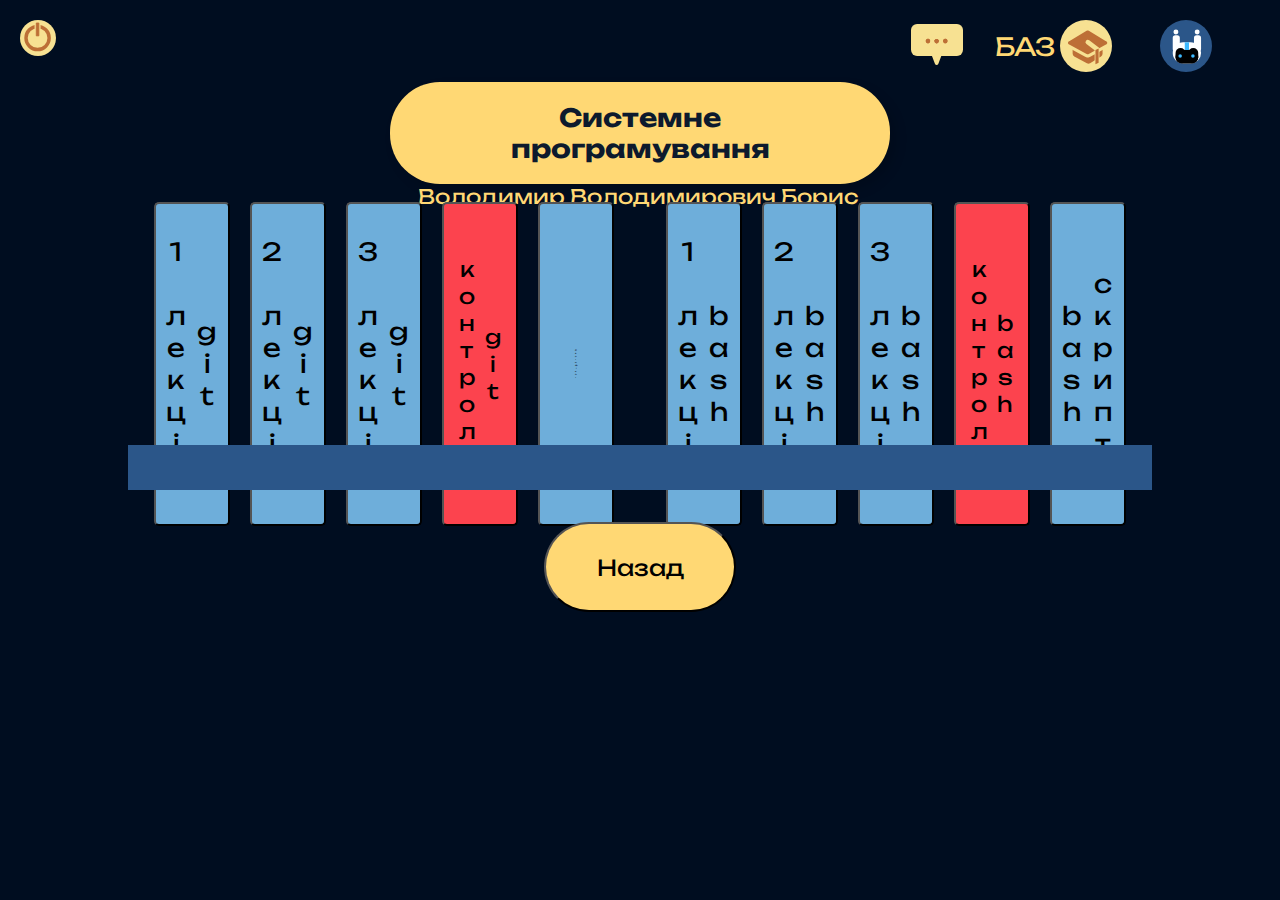
<file: 1/1.html>
<!DOCTYPE html>
<html lang="en">
<head>
  <meta charset="UTF-8">
  <meta name="viewport" content="width=device-width, initial-scale=1.0">
  <meta http-equiv="X-UA-Compatible" content="ie=edge">
  <title>Hariton</title>
  <link rel="stylesheet" href="https://fonts.googleapis.com/css2?family=Unbounded:wght@400;500;700&display=swap">
  <link rel="stylesheet" href="1.css">
</head>
<body>
  <div class="header">
    <button class="icon-button">
      <img class="iconexit" src="../image/EXIT.svg" alt="Exit"/>
  </button>
    <div class="top-right"> 
      <button class="chat-btn">
        <img class="icon" src="../image/MSG.svg" alt="Exit"/>
      </button>
      <span class="baz">БАЗ</span>
      <img class="icon2" src="../image/BAZ.svg" alt="Exit"/>
      <button class="icon-button" onclick="location.href='../login/login.html'">
        <img class="iconA" src="../image/Avatar.svg" alt="Exit"/>
    </button>
    </div>
  </div>

  <span class="pred">Системне програмування</span>
  <span class="teacher">Володимир Володимирович Борис</span>

  <button class="l1" onclick="location.href='lection/1lection1.html'">1 лекцій git</button>
  <button class="l2" onclick="location.href='lection2/1lection2.html'">2 лекцій git</button>
  <button class="l3" onclick="location.href='lection3/1lection3.html'">3 лекцій git</button>
  <button class="l4" onclick="location.href='Cert/Cert.html'">Сертифікат</button>
  <button class="kon1" onclick="location.href='control/snakecontrol1.html'">контроль git</button>

   <button class="b1" onclick="location.href='bashLection1/Lection1.html'">1 лекцій bash</button>
   <button class="b2" onclick="location.href='bashLection2/Lection2.html'">2 лекцій bash</button>
   <button class="b3" onclick="location.href='bashLection3/Lection3.html'">3 лекцій bash</button>
  <button class="kon2" onclick="location.href='bashControl/snakebashcontrol1.html'">контроль bash</button>
  <button class="b4" onclick="location.href='bash script/bash.html'">bash скрипт</button>
  <div class="cen"></div>

  <button class="Back" onclick="location.href='../index.html'">Назад</button>
</body>
</html>
</file>
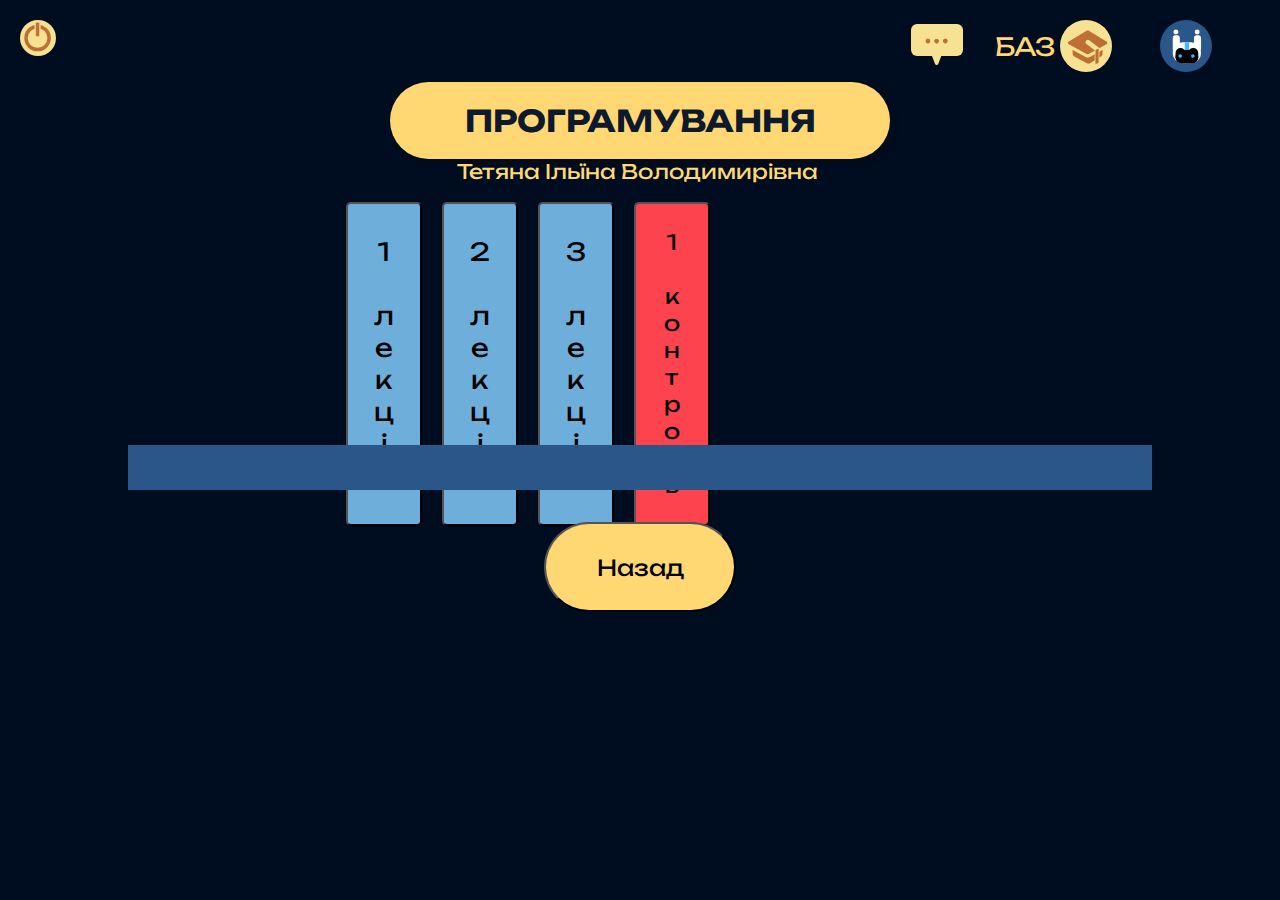
<file: 20programevania/20programevania.html>
<!DOCTYPE html>
<html lang="en">
<head>
  <meta charset="UTF-8">
  <meta name="viewport" content="width=device-width, initial-scale=1.0">
  <meta http-equiv="X-UA-Compatible" content="ie=edge">
  <title>Hariton</title>
  <link rel="stylesheet" href="https://fonts.googleapis.com/css2?family=Unbounded:wght@400;500;700&display=swap">
  <link rel="stylesheet" href="20.css">
</head>
<body>
  <div class="header">
    <button class="icon-button">
      <img class="iconexit" src="../image/EXIT.svg" alt="Exit"/>
  </button>
    <div class="top-right"> 
      <button class="chat-btn">
        <img class="icon" src="../image/MSG.svg" alt="Exit"/>
      </button>
      <span class="baz">БАЗ</span>
      <img class="icon2" src="../image/BAZ.svg" alt="Exit"/>
      <button class="icon-button" onclick="location.href='../login/login.html'">
        <img class="iconA" src="../image/Avatar.svg" alt="Exit"/>
    </button>
    </div>
  </div>

  <span class="pred">ПРОГРАМУВАННЯ</span>
  <span class="teacher">Тетяна Ільїна Володимирівна</span>

  <button class="l1" onclick="location.href='#'">1 лекцій</button>
  <button class="l2" onclick="location.href='#'">2 лекцій</button>
  <button class="l3" onclick="location.href='#'">3 лекцій</button>
  <button class="kon1" onclick="location.href='#'">1 контроль</button>
  <div class="cen"></div>

  <button class="Back" onclick="location.href='../index.html'">Назад</button>
</body>
</html>
</file>
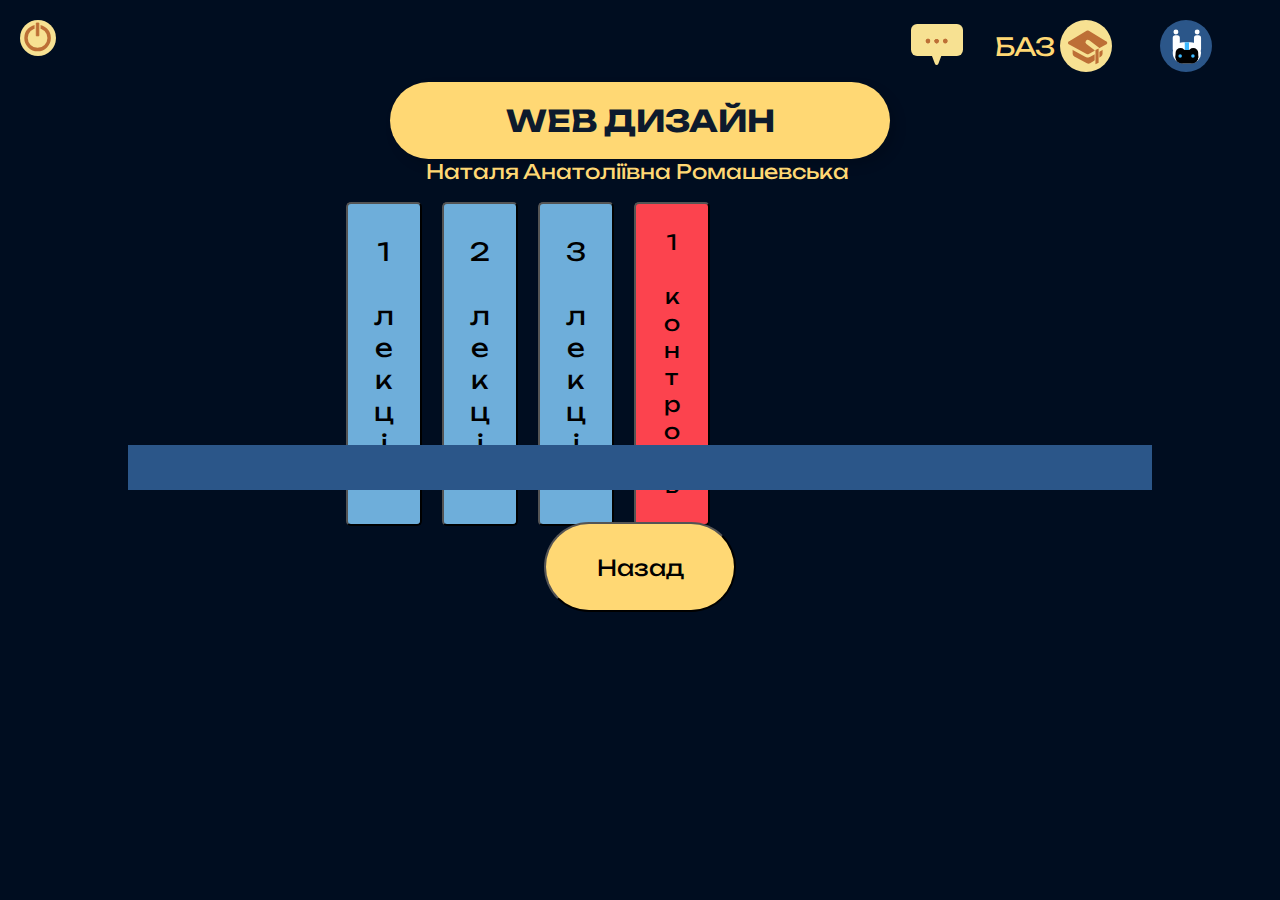
<file: 21web/21web.html>
<!DOCTYPE html>
<html lang="en">
<head>
  <meta charset="UTF-8">
  <meta name="viewport" content="width=device-width, initial-scale=1.0">
  <meta http-equiv="X-UA-Compatible" content="ie=edge">
  <title>Hariton</title>
  <link rel="stylesheet" href="https://fonts.googleapis.com/css2?family=Unbounded:wght@400;500;700&display=swap">
  <link rel="stylesheet" href="21web.css">
</head>
<body>
  <div class="header">
    <button class="icon-button">
      <img class="iconexit" src="../image/EXIT.svg" alt="Exit"/>
  </button>
    <div class="top-right"> 
      <button class="chat-btn">
        <img class="icon" src="../image/MSG.svg" alt="Exit"/>
      </button>
      <span class="baz">БАЗ</span>
      <img class="icon2" src="../image/BAZ.svg" alt="Exit"/>
      <button class="icon-button" onclick="location.href='../login/login.html'">
        <img class="iconA" src="../image/Avatar.svg" alt="Exit"/>
    </button>
    </div>
  </div>

  <span class="pred">WEB ДИЗАЙН</span>
  <span class="teacher">Наталя Анатоліївна Ромашевська</span>

  <button class="l1" onclick="location.href='#'">1 лекцій</button>
  <button class="l2" onclick="location.href='#'">2 лекцій</button>
  <button class="l3" onclick="location.href='#'">3 лекцій</button>
  <button class="kon1" onclick="location.href='#'">1 контроль</button>
  <div class="cen"></div>

  <button class="Back" onclick="location.href='../index.html'">Назад</button>
</body>
</html>
</file>
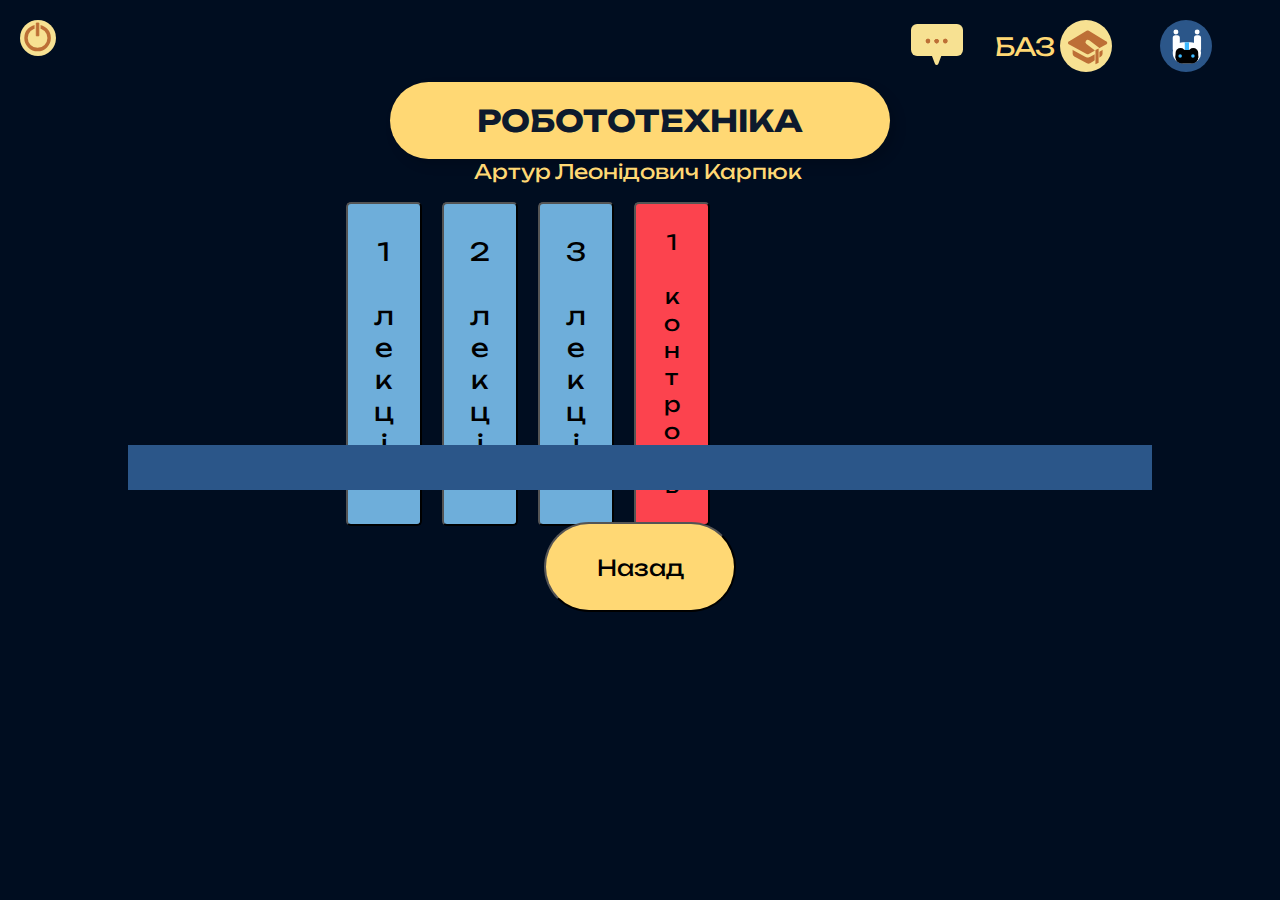
<file: 22robototechnika/22robototechnika.html>
<!DOCTYPE html>
<html lang="en">
<head>
  <meta charset="UTF-8">
  <meta name="viewport" content="width=device-width, initial-scale=1.0">
  <meta http-equiv="X-UA-Compatible" content="ie=edge">
  <title>Hariton</title>
  <link rel="stylesheet" href="https://fonts.googleapis.com/css2?family=Unbounded:wght@400;500;700&display=swap">
  <link rel="stylesheet" href="22.css">
</head>
<body>
  <div class="header">
    <button class="icon-button">
      <img class="iconexit" src="../image/EXIT.svg" alt="Exit"/>
  </button>
    <div class="top-right"> 
      <button class="chat-btn">
        <img class="icon" src="../image/MSG.svg" alt="Exit"/>
      </button>
      <span class="baz">БАЗ</span>
      <img class="icon2" src="../image/BAZ.svg" alt="Exit"/>
      <button class="icon-button" onclick="location.href='../login/login.html'">
        <img class="iconA" src="../image/Avatar.svg" alt="Exit"/>
    </button>
    </div>
  </div>

  <span class="pred">РОБОТОТЕХНІКА</span>
  <span class="teacher">Артур Леонідович Карпюк</span>

  <button class="l1" onclick="location.href='lection/22lection1.html'">1 лекцій</button>
  <button class="l2" onclick="location.href='lection2/22lection2.html'">2 лекцій</button>
  <button class="l3" onclick="location.href='lection3/22lection3.html'">3 лекцій</button>
  <button class="kon1" onclick="location.href='control/snakecontrol22.html'">1 контроль</button>
  <div class="cen"></div>

  <button class="Back" onclick="location.href='../index.html'">Назад</button>
</body>
</html>
</file>
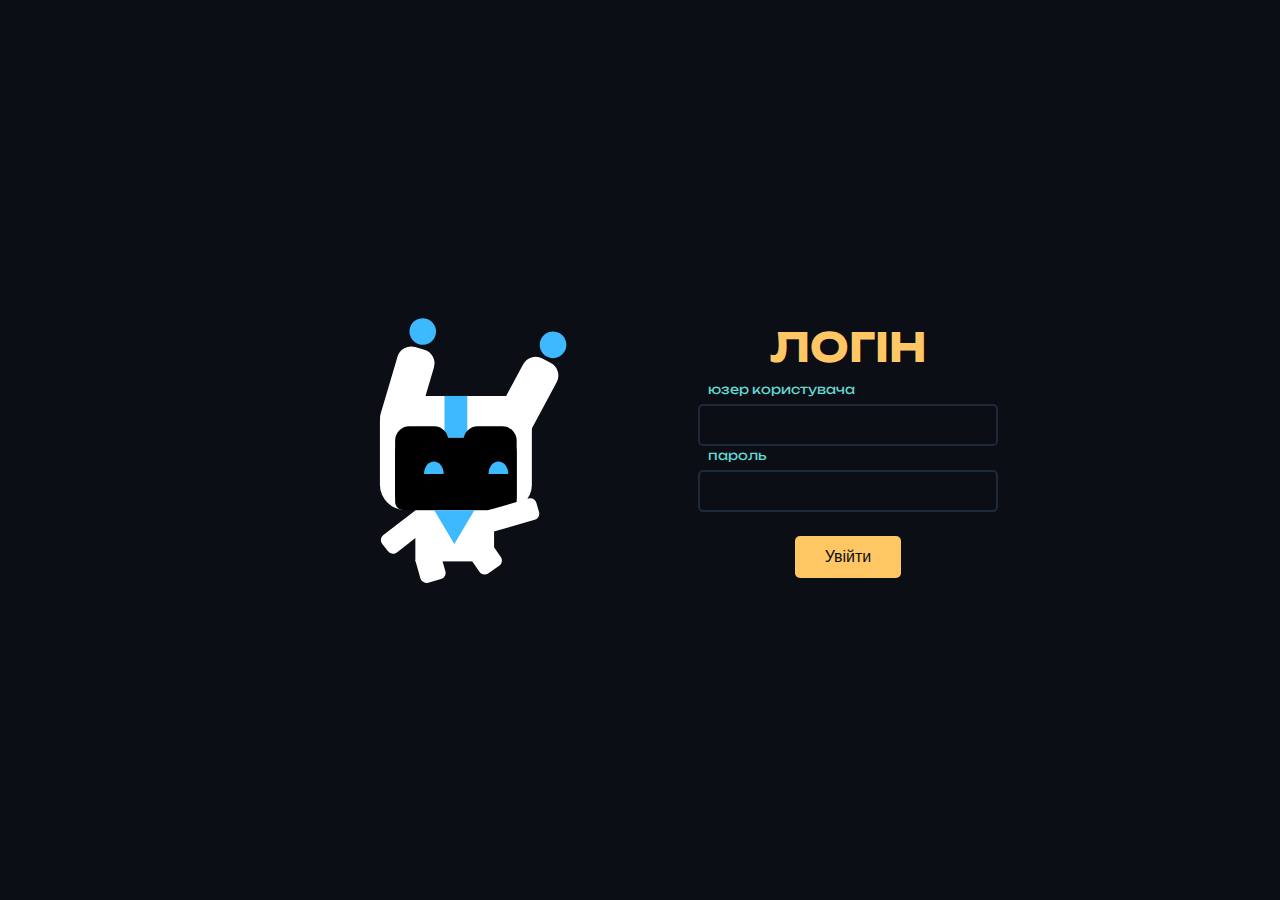
<file: login/login.html>
<!DOCTYPE html>
<html lang="uk">
<head>
    <meta charset="UTF-8">
    <meta name="viewport" content="width=device-width, initial-scale=1.0">
    <title>Логін</title>
    <link rel="stylesheet" href="login.css">
    <link href="https://fonts.googleapis.com/css2?family=Unbounded:wght@300;400;600&display=swap" rel="stylesheet">
</head>
<body>

    <img class="iconexit" src="../image/Chi1.svg" alt="Exit"/>

    <div class="login-container">
        <h1>ЛОГІН</h1>
        <form id="loginForm">
            <div class="input-container">
                <input type="text" id="username" name="username" required>
                <label for="username">юзер користувача</label>
            </div>
            <div class="input-container">
                <input type="password" id="password" name="password" required>
                <label for="password">пароль</label>
            </div>
            <button type="submit">Увійти</button>
        </form>
    </div>

    <script>
        document.getElementById('loginForm').addEventListener('submit', function(event) {
    event.preventDefault(); // Зупиняємо стандартне відправлення форми

    // Отримуємо значення полів
    const username = document.getElementById('username').value;
    const password = document.getElementById('password').value;

    // Простий приклад перевірки (можна додати свою логіку)
    if (username && password) {
        // Якщо логін і пароль введені — перенаправляємо на головну сторінку
        window.location.href = '../index.html';
    } else {
        alert('Будь ласка, введіть логін та пароль');
    }
});
    </script>
</body>
</html>
</file>
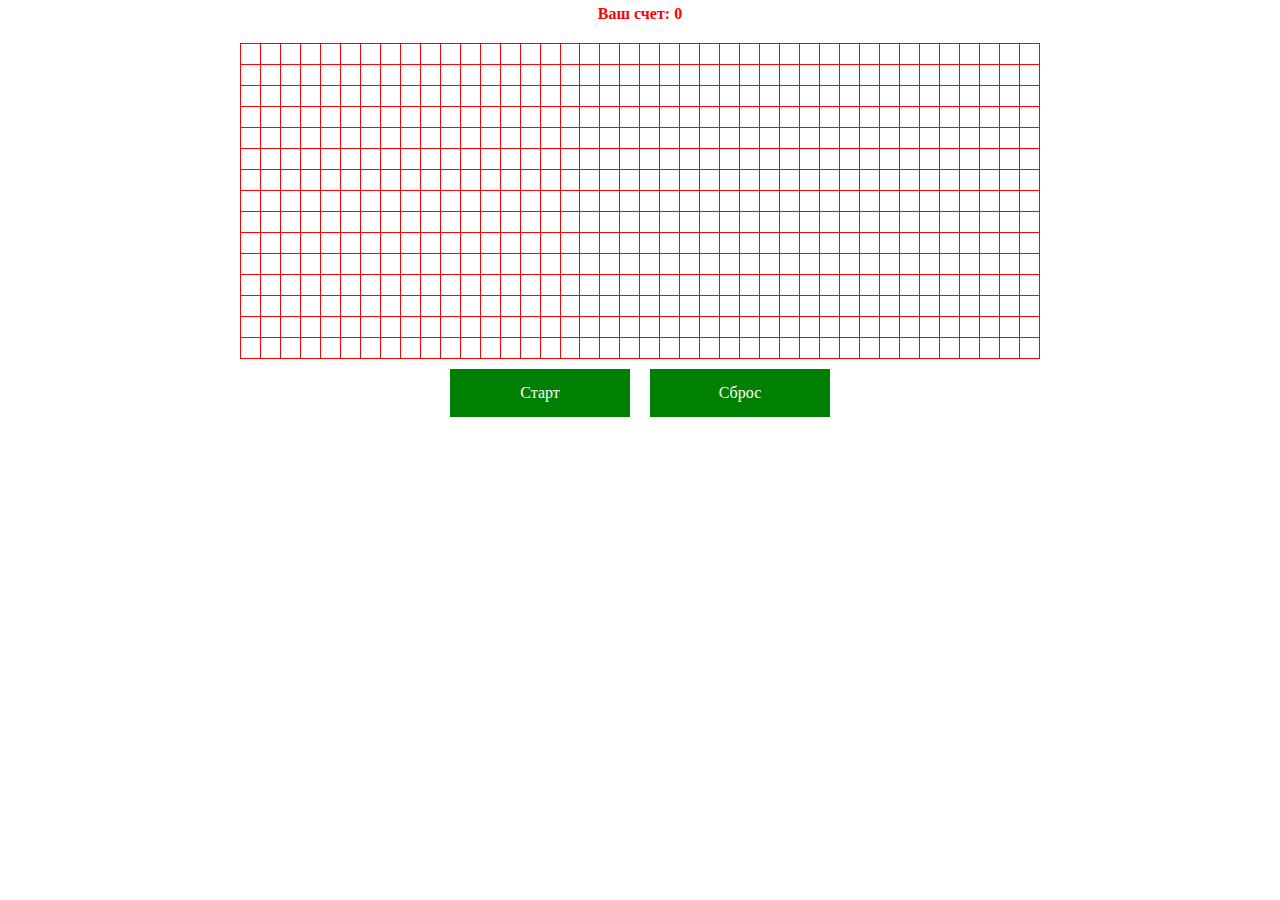
<file: snake/snake.html>
<!DOCTYPE html>
<html lang="en">
<head>
  <meta charset="UTF-8">
  <meta name="viewport" content="width=device-width, initial-scale=1.0">
  <meta http-equiv="X-UA-Compatible" content="ie=edge">
  <title>Hariton</title>
  <link rel="stylesheet" href="https://fonts.googleapis.com/css2?family=Unbounded:wght@400;500;700&display=swap">
  <link rel="stylesheet" href="snake.css">
</head>
<body>
    <div id="score">Ваш счет: 0</div>
    <div id="snake-field"></div>
    <div id="buttons">
        <div id="snake-start">Старт</div>
        <div id="snake-renew">Сброс</div>
    </div>

    <script src="snake.js"></script>
</body>
</html>
</file>
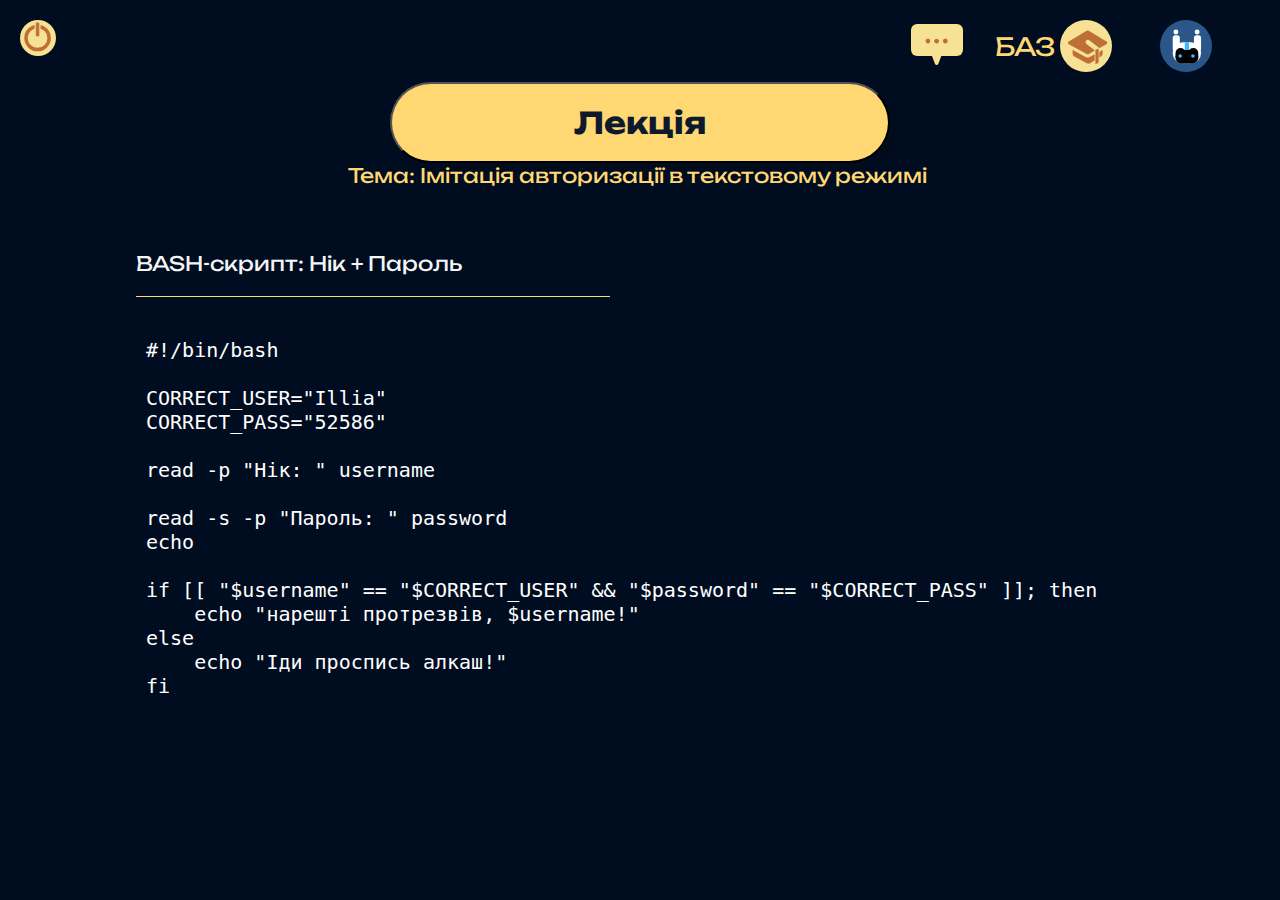
<file: 1/bash script/bash.html>
<!DOCTYPE html>
<html lang="en">
<head>
  <meta charset="UTF-8">
  <meta name="viewport" content="width=device-width, initial-scale=1.0">
  <meta http-equiv="X-UA-Compatible" content="ie=edge">
  <title>Hariton</title>
  <link rel="stylesheet" href="https://fonts.googleapis.com/css2?family=Unbounded:wght@400;500;700&display=swap">
  <link rel="stylesheet" href="bash.css">
</head>
<body>
  <div class="header">
    <button class="icon-button">
      <img class="iconexit" src="../../image/EXIT.svg" alt="Exit"/>
  </button>
    <div class="top-right"> 
      <button class="chat-btn">
        <img class="icon" src="../../image/MSG.svg" alt="Exit"/>
      </button>
      <span class="baz">БАЗ</span>
      <img class="icon2" src="../../image/BAZ.svg" alt="Exit"/>
      <button class="icon-button" onclick="location.href='../../login/login.html'">
        <img class="iconA" src="../../image/Avatar.svg" alt="Exit"/>
    </button>
    </div>
  </div>

  <button class="pred" onclick="location.href='../1.html'">Лекція</button>
  <span class="teacher">Тема: Імітація авторизації в текстовому режимі</span>
<div class="conteiner">
  <span class="tema">BASH-скрипт: Нік + Пароль</span>
  <div class="line"></div>
  <div class="text">
<pre>
#!/bin/bash

CORRECT_USER="Illia"
CORRECT_PASS="52586"

read -p "Нік: " username

read -s -p "Пароль: " password
echo

if [[ "$username" == "$CORRECT_USER" && "$password" == "$CORRECT_PASS" ]]; then
    echo "нарешті протрезвів, $username!"
else
    echo "Іди проспись алкаш!"
fi
</pre>
  </div>
</div>


  
  <div class="text1">----------------------------------</div>
</body>
</html>
</file>
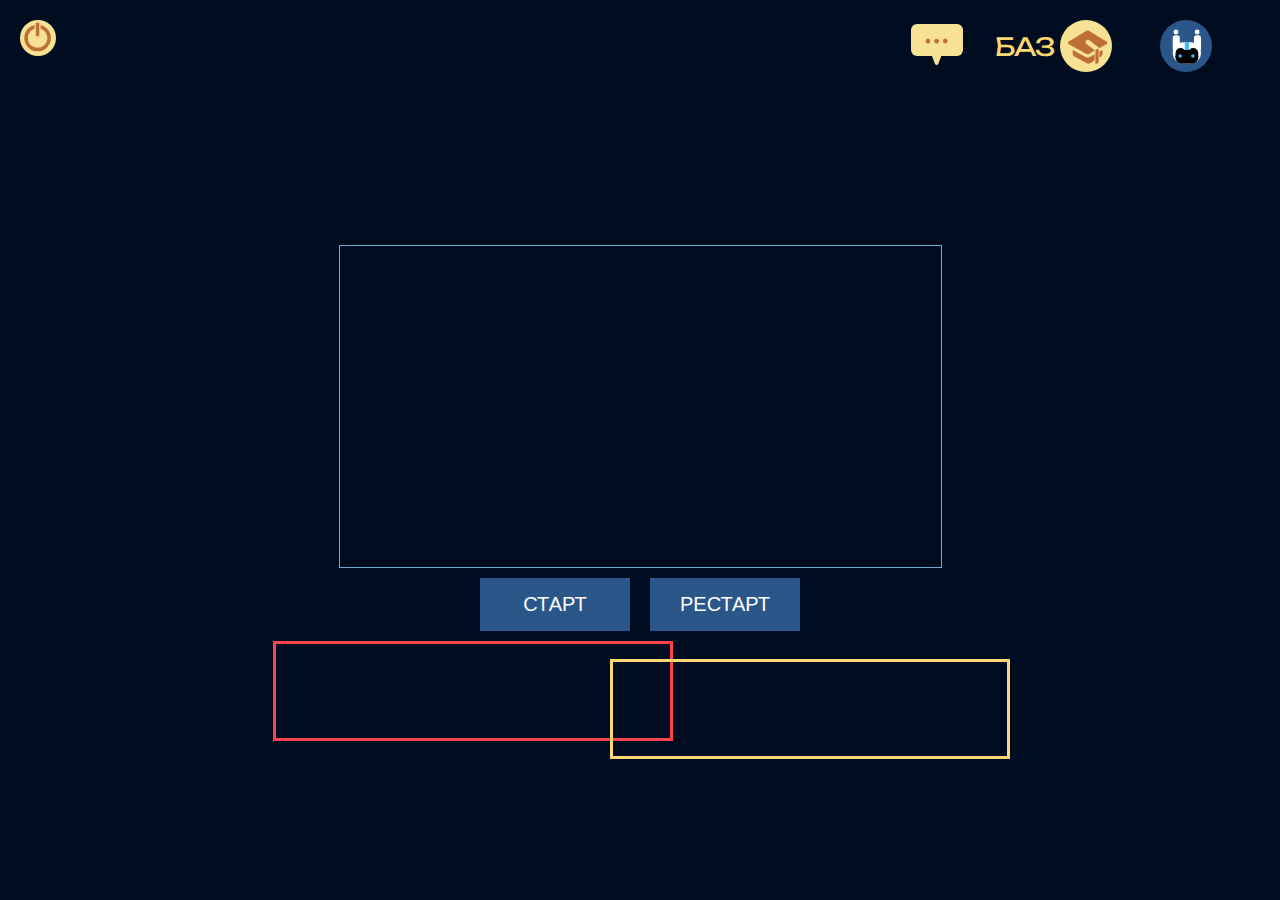
<file: 1/bashControl/snakebashcontrol1.html>
<!DOCTYPE html>
<html lang="en">
<head>
  <meta charset="UTF-8">
  <meta name="viewport" content="width=device-width, initial-scale=1.0">
  <meta http-equiv="X-UA-Compatible" content="ie=edge">
  <title>Hariton</title>
  <link rel="stylesheet" href="https://fonts.googleapis.com/css2?family=Unbounded:wght@400;500;700&display=swap">
  <link rel="stylesheet" href="snakebashcontrol1.css">
</head>
<body>
    <div class="header">
        <button class="icon-button">
          <img class="iconexit" src="../../image/EXIT.svg" alt="Exit"/>
      </button>
        <div class="top-right"> 
          <button class="chat-btn">
            <img class="icon" src="../../image/MSG.svg" alt="Exit"/>
          </button>
          <span class="baz">БАЗ</span>
          <img class="icon2" src="../../image/BAZ.svg" alt="Exit"/>
          <button class="icon-button">
            <img class="iconA" src="../../image/Avatar.svg" alt="Exit"/>
        </button>
        </div>
      </div>

      <div id="t3" class="k3"></div>
      <div id="snake-field"></div>
      <div id="buttons">
          <div id="snake-start">СТАРТ</div>
          <div id="snake-renew">РЕСТАРТ</div>
      </div>

      <div id="t1" class="k1"></div>
      <div id="t2" class="k2"></div>
     

    <script src="snakebashcontrol1.js"></script>
</body>
</html>
</file>
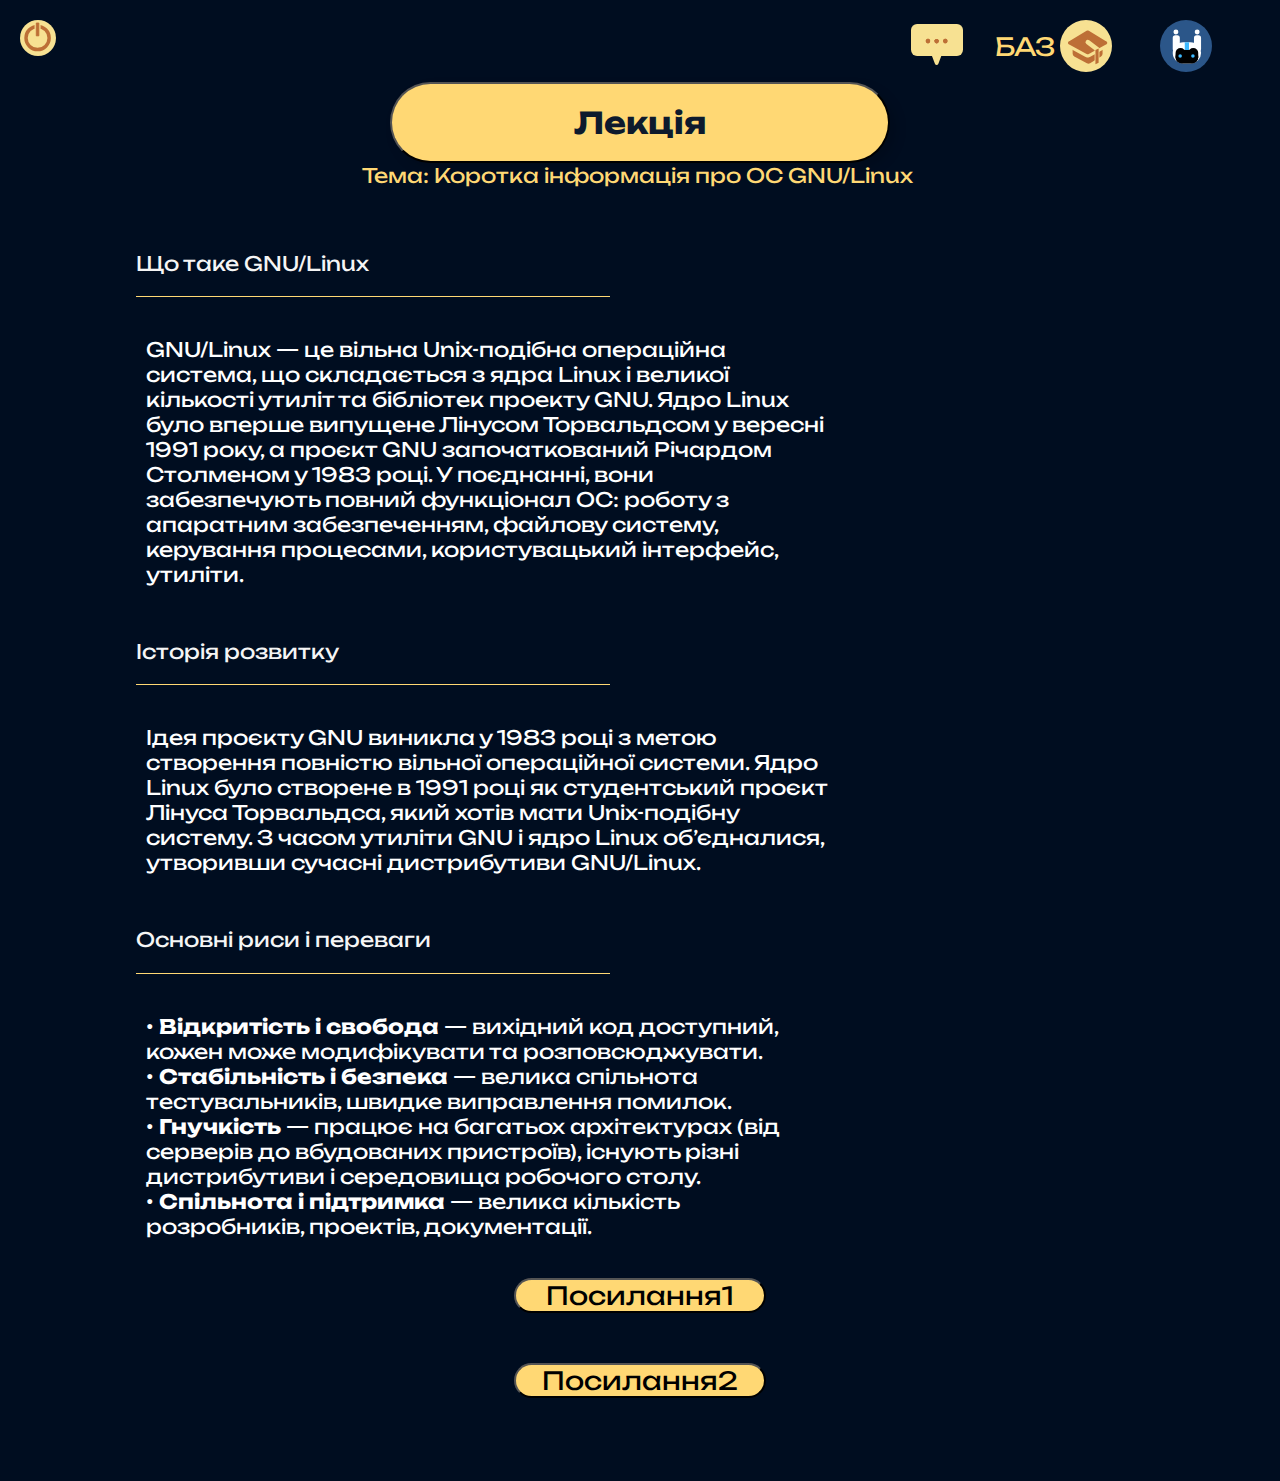
<file: 1/bashLection1/Lection1.html>
<!DOCTYPE html>
<html lang="en">
<head>
  <meta charset="UTF-8">
  <meta name="viewport" content="width=device-width, initial-scale=1.0">
  <meta http-equiv="X-UA-Compatible" content="ie=edge">
  <title>Hariton</title>
  <link rel="stylesheet" href="https://fonts.googleapis.com/css2?family=Unbounded:wght@400;500;700&display=swap">
  <link rel="stylesheet" href="Lection1.css">
</head>
<body>
  <div class="header">
    <button class="icon-button">
      <img class="iconexit" src="../../image/EXIT.svg" alt="Exit"/>
  </button>
    <div class="top-right"> 
      <button class="chat-btn">
        <img class="icon" src="../../image/MSG.svg" alt="Exit"/>
      </button>
      <span class="baz">БАЗ</span>
      <img class="icon2" src="../../image/BAZ.svg" alt="Exit"/>
      <button class="icon-button" onclick="location.href='../../login/login.html'">
        <img class="iconA" src="../../image/Avatar.svg" alt="Exit"/>
    </button>
    </div>
  </div>

  <button class="pred" onclick="location.href='../1.html'">Лекція</button>
  <span class="teacher">Тема: Коротка інформація про ОС GNU/Linux</span>
  <div class="conteiner">
  <span class="tema">Що таке GNU/Linux</span>
  <div class="line"></div>
 <div class="text">GNU/Linux — це вільна Unix-подібна операційна система, що складається з ядра Linux і великої кількості утиліт та бібліотек проекту GNU. Ядро Linux було вперше випущене Лінусом Торвальдсом у вересні 1991 року, а проєкт GNU започаткований Річардом Столменом у 1983 році. У поєднанні, вони забезпечують повний функціонал ОС: роботу з апаратним забезпеченням, файлову систему, керування процесами, користувацький інтерфейс, утиліти.</div>  
</div>  

<div class="conteiner">
    <span class="tema">Історія розвитку</span>
    <div class="line"></div>
   <div class="text">Ідея проєкту GNU виникла у 1983 році з метою створення повністю вільної операційної системи. Ядро Linux було створене в 1991 році як студентський проєкт Лінуса Торвальдса, який хотів мати Unix-подібну систему. З часом утиліти GNU і ядро Linux об’єдналися, утворивши сучасні дистрибутиви GNU/Linux.</div>  
</div>  

<div class="conteiner">
      <span class="tema">Основні риси і переваги</span>  
    <div class="line"></div>
  <div class="text">  
  • <b>Відкритість і свобода</b> — вихідний код доступний, кожен може модифікувати та розповсюджувати.  
  <br>• <b>Стабільність і безпека</b> — велика спільнота тестувальників, швидке виправлення помилок.  
  <br>• <b>Гнучкість</b> — працює на багатьох архітектурах (від серверів до вбудованих пристроїв), існують різні дистрибутиви і середовища робочого столу.  
  <br>• <b>Спільнота і підтримка</b> — велика кількість розробників, проектів, документації.  
  </div>  
</div>  

  <button class="Back" onclick="location.href='https://en.wikipedia.org/wiki/Linux?utm_source=chatgpt.com'">Посилання1</button>
  <button class="Back1" onclick="location.href='https://www.digitalocean.com/community/tutorials/brief-history-of-linux?utm_source=chatgpt.com'">Посилання2</button>
  
  <div class="text1">----------------------------------</div>
</body>
</html>
</file>
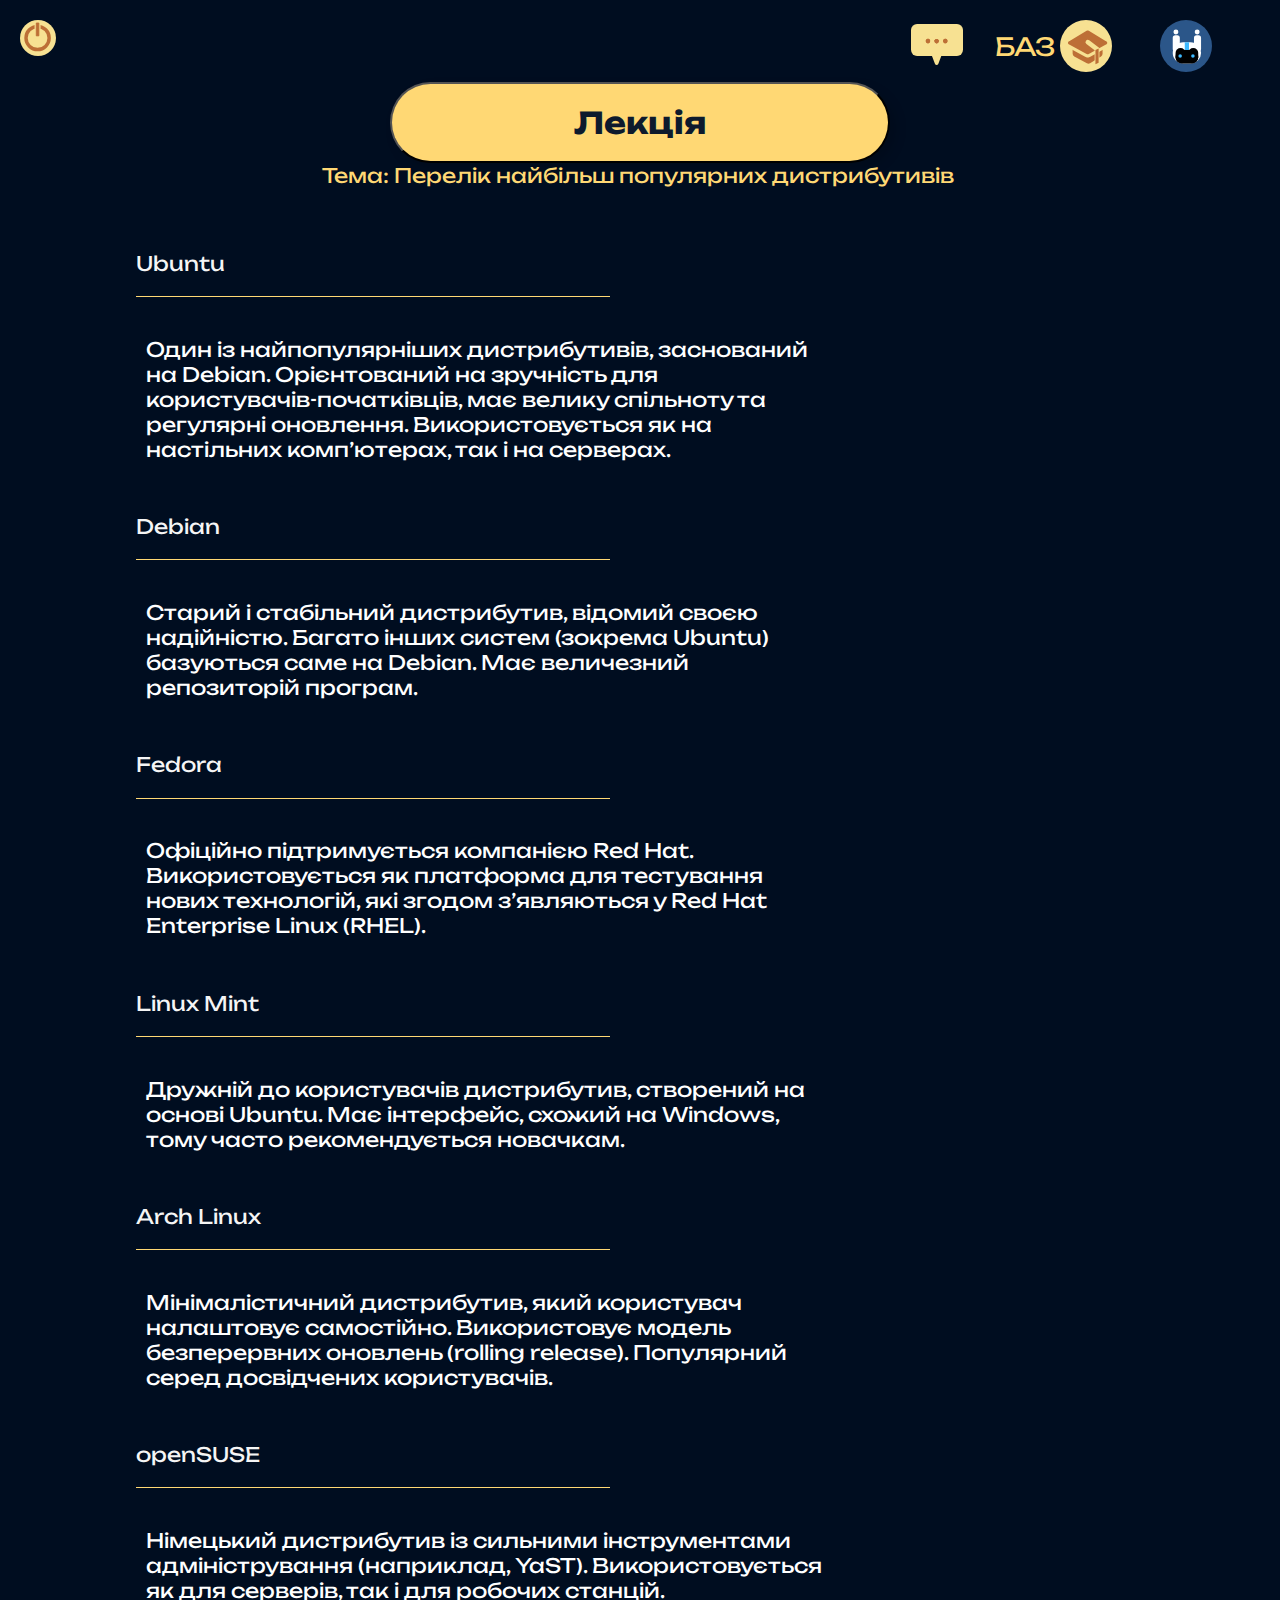
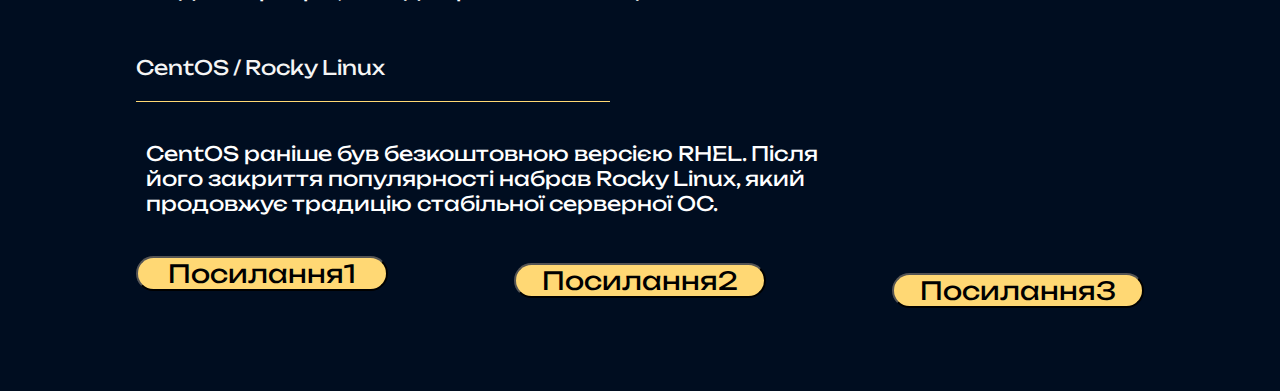
<file: 1/bashLection2/Lection2.html>
<!DOCTYPE html>
<html lang="en">
<head>
  <meta charset="UTF-8">
  <meta name="viewport" content="width=device-width, initial-scale=1.0">
  <meta http-equiv="X-UA-Compatible" content="ie=edge">
  <title>Hariton</title>
  <link rel="stylesheet" href="https://fonts.googleapis.com/css2?family=Unbounded:wght@400;500;700&display=swap">
  <link rel="stylesheet" href="Lection2.css">
</head>
<body>
  <div class="header">
    <button class="icon-button">
      <img class="iconexit" src="../../image/EXIT.svg" alt="Exit"/>
  </button>
    <div class="top-right"> 
      <button class="chat-btn">
        <img class="icon" src="../../image/MSG.svg" alt="Exit"/>
      </button>
      <span class="baz">БАЗ</span>
      <img class="icon2" src="../../image/BAZ.svg" alt="Exit"/>
      <button class="icon-button" onclick="location.href='../../login/login.html'">
        <img class="iconA" src="../../image/Avatar.svg" alt="Exit"/>
    </button>
    </div>
  </div>

  <button class="pred" onclick="location.href='../1.html'">Лекція</button>
  <span class="teacher">Тема: Перелік найбільш популярних дистрибутивів</span>  
<div class="conteiner">  
  <span class="tema">Ubuntu</span>  
  <div class="line"></div>  
  <div class="text">Один із найпопулярніших дистрибутивів, заснований на Debian. Орієнтований на зручність для користувачів-початківців, має велику спільноту та регулярні оновлення. Використовується як на настільних комп’ютерах, так і на серверах.</div>  
</div>  

<div class="conteiner">  
  <span class="tema">Debian</span>  
  <div class="line"></div>  
  <div class="text">Старий і стабільний дистрибутив, відомий своєю надійністю. Багато інших систем (зокрема Ubuntu) базуються саме на Debian. Має величезний репозиторій програм.</div>  
</div>  

<div class="conteiner">  
  <span class="tema">Fedora</span>  
  <div class="line"></div>  
  <div class="text">Офіційно підтримується компанією Red Hat. Використовується як платформа для тестування нових технологій, які згодом з’являються у Red Hat Enterprise Linux (RHEL).</div>  
</div>  

<div class="conteiner">  
  <span class="tema">Linux Mint</span>  
  <div class="line"></div>  
  <div class="text">Дружній до користувачів дистрибутив, створений на основі Ubuntu. Має інтерфейс, схожий на Windows, тому часто рекомендується новачкам.</div>  
</div>  

<div class="conteiner">  
  <span class="tema">Arch Linux</span>  
  <div class="line"></div>  
  <div class="text">Мінімалістичний дистрибутив, який користувач налаштовує самостійно. Використовує модель безперервних оновлень (rolling release). Популярний серед досвідчених користувачів.</div>  
</div>  

<div class="conteiner">  
  <span class="tema">openSUSE</span>  
  <div class="line"></div>  
  <div class="text">Німецький дистрибутив із сильними інструментами адміністрування (наприклад, YaST). Використовується як для серверів, так і для робочих станцій.</div>  
</div>  

<div class="conteiner">  
  <span class="tema">CentOS / Rocky Linux</span>  
  <div class="line"></div>  
  <div class="text">CentOS раніше був безкоштовною версією RHEL. Після його закриття популярності набрав Rocky Linux, який продовжує традицію стабільної серверної ОС.</div>  
</div>  

  <button class="Back" onclick="location.href='https://en.wikipedia.org/wiki/List_of_Linux_distributions'">Посилання1</button>
  <button class="Back1" onclick="location.href='https://www.geeksforgeeks.org/linux-unix/8-most-popular-linux-distributions/'">Посилання2</button>
  <button class="Back2" onclick="location.href='https://www.stackscale.com/blog/popular-linux-distributions/'">Посилання3</button>
  
  <div class="text1">----------------------------------</div>
</body>
</html>
</file>
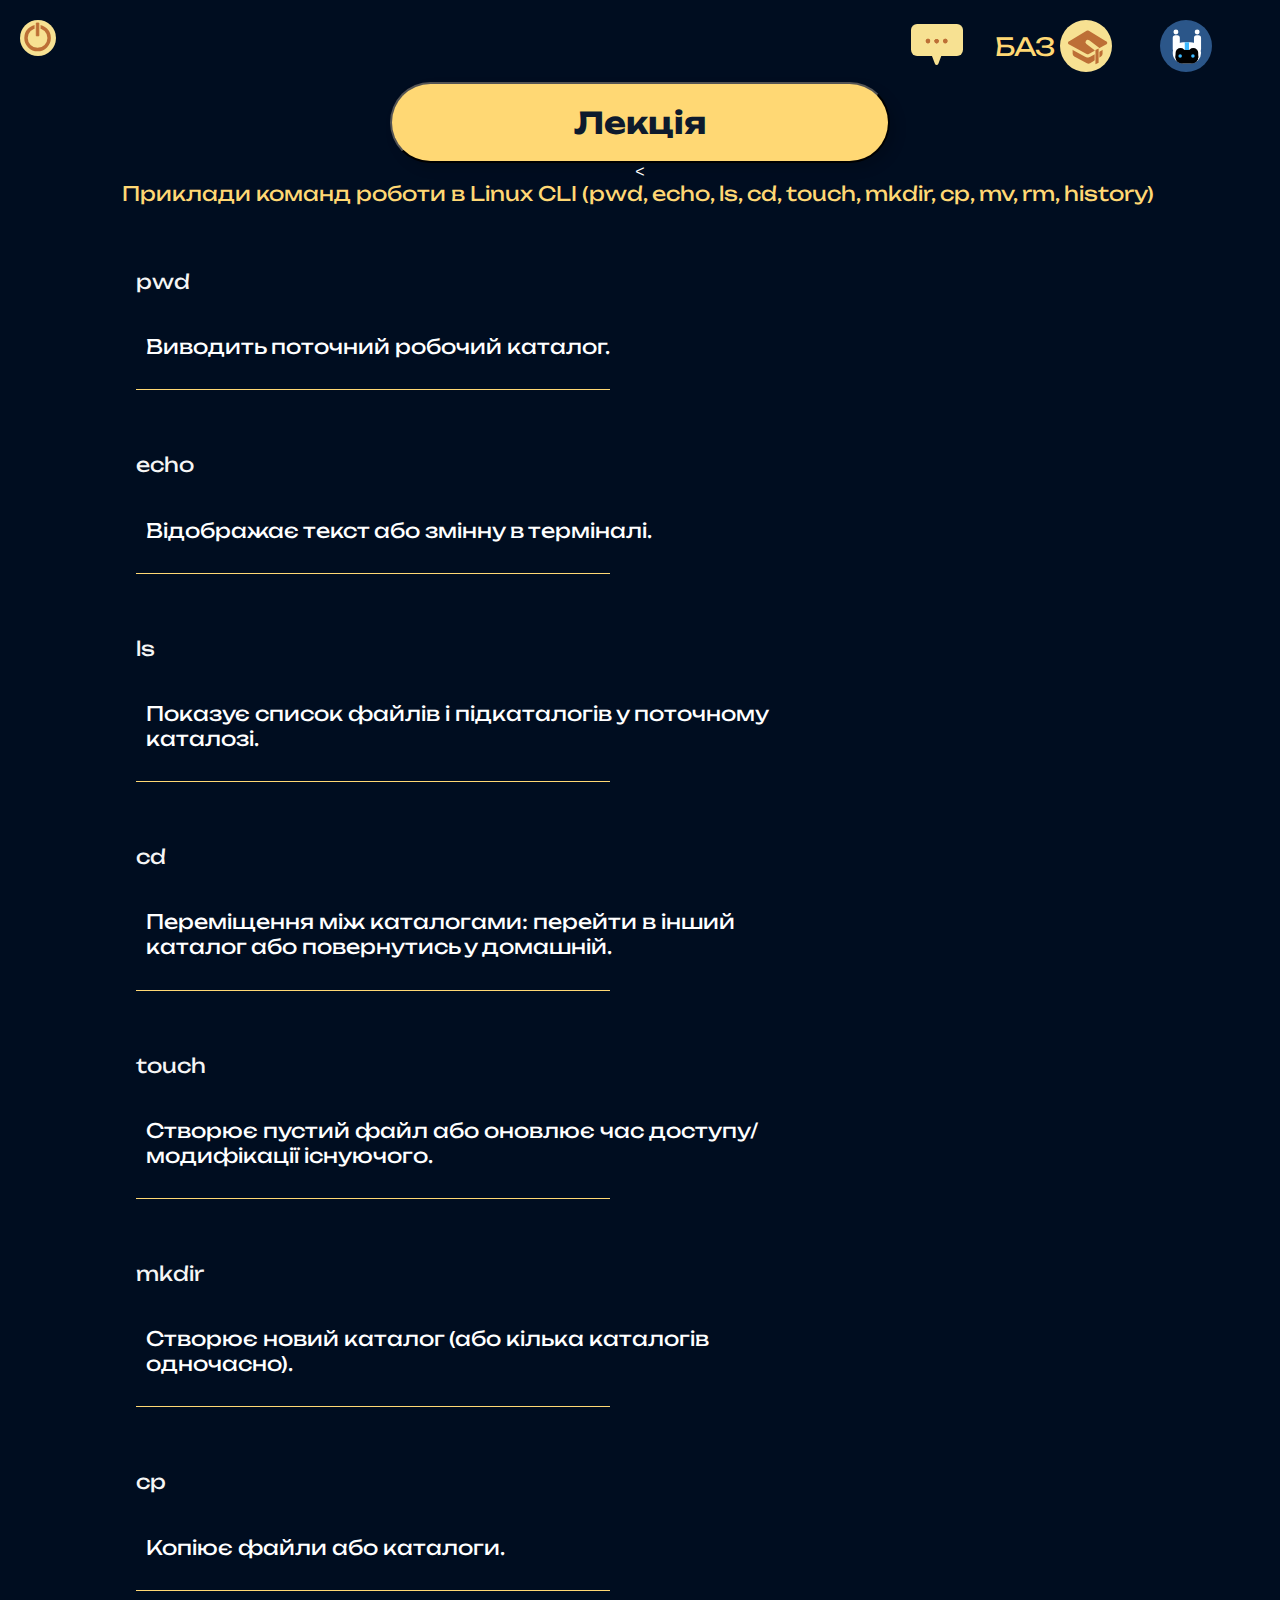
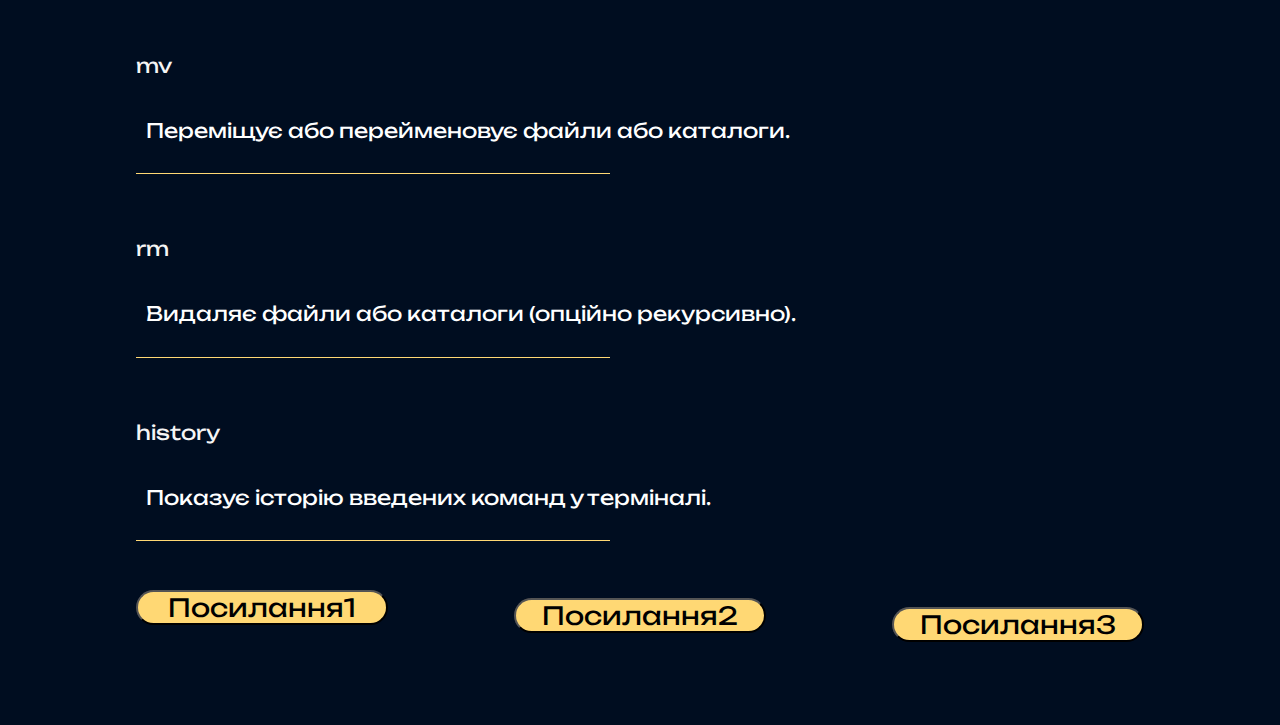
<file: 1/bashLection3/Lection3.html>
<!DOCTYPE html>
<html lang="en">
<head>
  <meta charset="UTF-8">
  <meta name="viewport" content="width=device-width, initial-scale=1.0">
  <meta http-equiv="X-UA-Compatible" content="ie=edge">
  <title>Hariton</title>
  <link rel="stylesheet" href="https://fonts.googleapis.com/css2?family=Unbounded:wght@400;500;700&display=swap">
  <link rel="stylesheet" href="Lection3.css">
</head>
<body>
  <div class="header">
    <button class="icon-button">
      <img class="iconexit" src="../../image/EXIT.svg" alt="Exit"/>
  </button>
    <div class="top-right"> 
      <button class="chat-btn">
        <img class="icon" src="../../image/MSG.svg" alt="Exit"/>
      </button>
      <span class="baz">БАЗ</span>
      <img class="icon2" src="../../image/BAZ.svg" alt="Exit"/>
      <button class="icon-button" onclick="location.href='../../login/login.html'">
        <img class="iconA" src="../../image/Avatar.svg" alt="Exit"/>
    </button>
    </div>
  </div>

  <button class="pred" onclick="location.href='../1.html'">Лекція</button>
  <<span class="teacher">Приклади команд роботи в Linux CLI (pwd, echo, ls, cd, touch, mkdir, cp, mv, rm, history)</span>

<div class="conteiner">
  <span class="tema">pwd</span>
  <div class="text">Виводить поточний робочий каталог.</div>
  <div class="line"></div>
</div>

<div class="conteiner">
  <span class="tema">echo</span>
  <div class="text">Відображає текст або змінну в терміналі.</div>
  <div class="line"></div>
</div>

<div class="conteiner">
  <span class="tema">ls</span>
  <div class="text">Показує список файлів і підкаталогів у поточному каталозі.</div>
  <div class="line"></div>
</div>

<div class="conteiner">
  <span class="tema">cd</span>
  <div class="text">Переміщення між каталогами: перейти в інший каталог або повернутись у домашній.</div>
  <div class="line"></div>
</div>

<div class="conteiner">
  <span class="tema">touch</span>
  <div class="text">Створює пустий файл або оновлює час доступу/модифікації існуючого.</div>
  <div class="line"></div>
</div>

<div class="conteiner">
  <span class="tema">mkdir</span>
  <div class="text">Створює новий каталог (або кілька каталогів одночасно).</div>
  <div class="line"></div>
</div>

<div class="conteiner">
  <span class="tema">cp</span>
  <div class="text">Копіює файли або каталоги.</div>
  <div class="line"></div>
</div>

<div class="conteiner">
  <span class="tema">mv</span>
  <div class="text">Переміщує або перейменовує файли або каталоги.</div>
  <div class="line"></div>
</div>

<div class="conteiner">
  <span class="tema">rm</span>
  <div class="text">Видаляє файли або каталоги (опційно рекурсивно).</div>
  <div class="line"></div>
</div>

<div class="conteiner">
  <span class="tema">history</span>
  <div class="text">Показує історію введених команд у терміналі.</div>
  <div class="line"></div>
</div>


  <button class="Back" onclick="location.href='https://developer.toradex.com/software/linux-resources/basic-linux-commands/?utm_source=chatgpt.com'">Посилання1</button>
  <button class="Back1" onclick="location.href='https://www.geeksforgeeks.org/linux-unix/basic-linux-commands/?utm_source=chatgpt.com'">Посилання2</button>
  <button class="Back2" onclick="location.href='https://www.hostinger.com/tutorials/linux-commands?utm_source=chatgpt.com'">Посилання3</button>
  
  <div class="text1">----------------------------------</div>
</body>
</html>
</file>
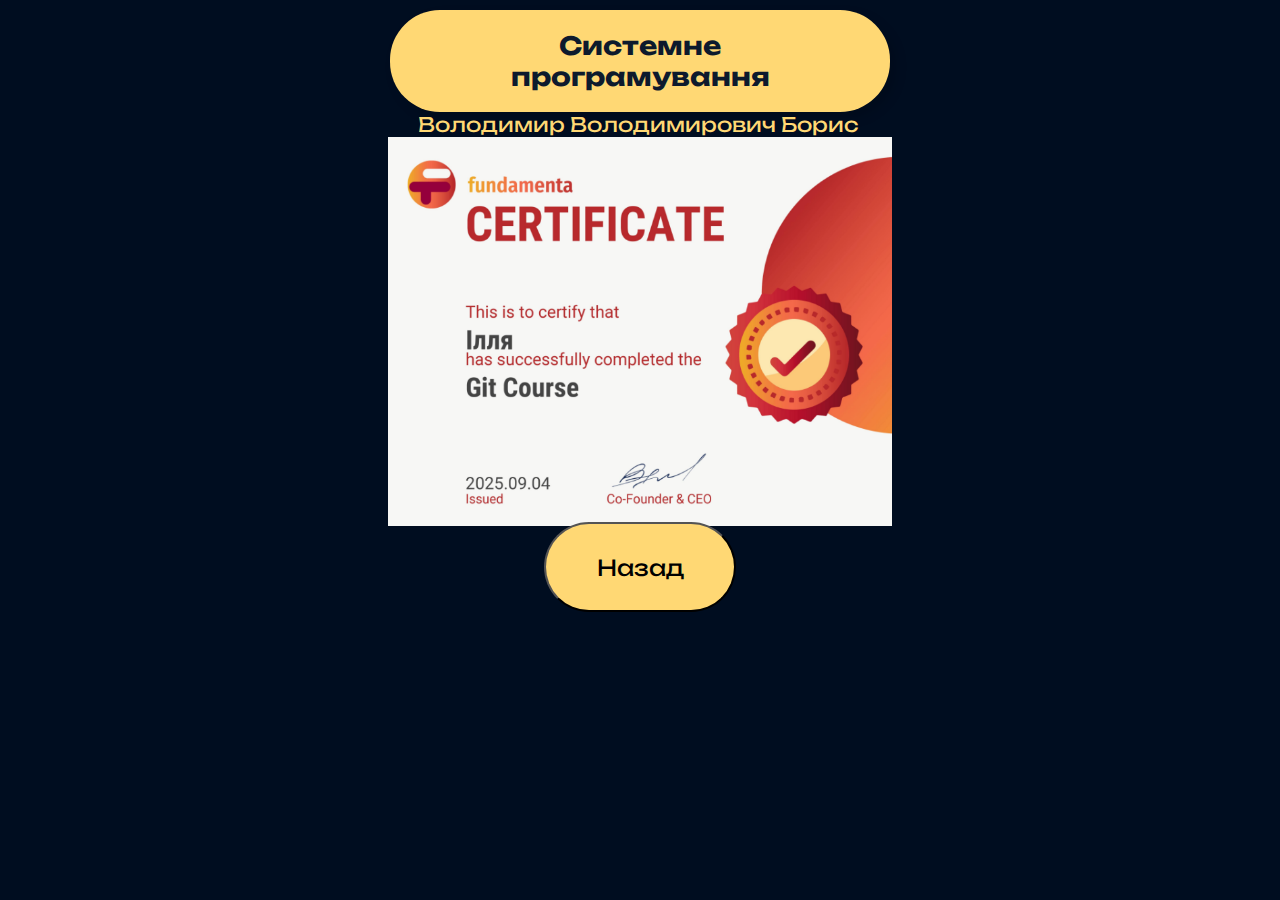
<file: 1/Cert/Cert.html>
<!DOCTYPE html>
<html lang="en">
<head>
  <meta charset="UTF-8">
  <meta name="viewport" content="width=device-width, initial-scale=1.0">
  <meta http-equiv="X-UA-Compatible" content="ie=edge">
  <title>Hariton</title>
  <link rel="stylesheet" href="https://fonts.googleapis.com/css2?family=Unbounded:wght@400;500;700&display=swap">
  <link rel="stylesheet" href="Cert.css">
</head>
<body>

  <span class="pred">Системне програмування</span>
  <span class="teacher">Володимир Володимирович Борис</span>

<img src="image/Cert.pdf">

  <button class="Back" onclick="location.href='../1.html'">Назад</button>
</body>
</html>
</file>
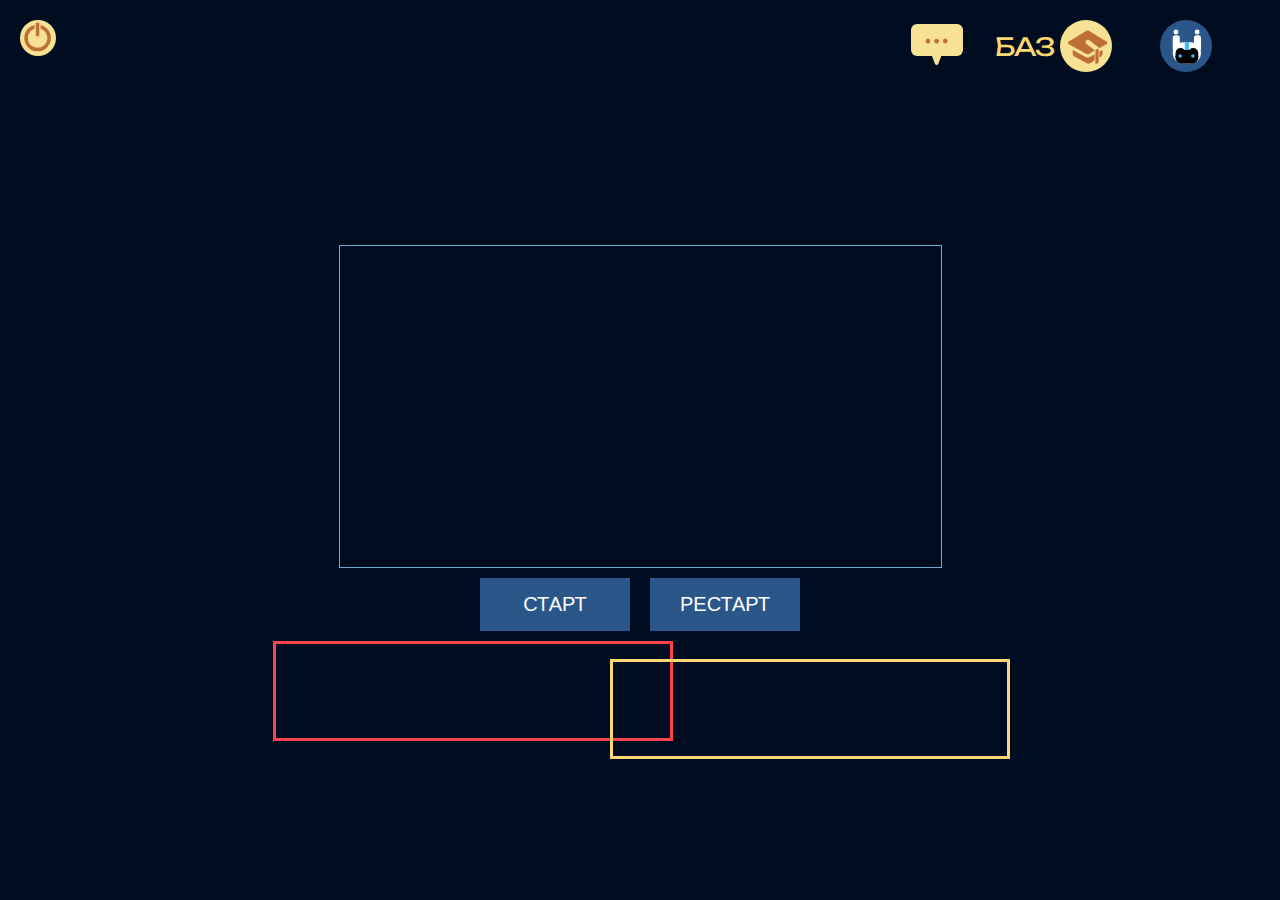
<file: 1/control/snakecontrol1.html>
<!DOCTYPE html>
<html lang="en">
<head>
  <meta charset="UTF-8">
  <meta name="viewport" content="width=device-width, initial-scale=1.0">
  <meta http-equiv="X-UA-Compatible" content="ie=edge">
  <title>Hariton</title>
  <link rel="stylesheet" href="https://fonts.googleapis.com/css2?family=Unbounded:wght@400;500;700&display=swap">
  <link rel="stylesheet" href="snakecontrol1.css">
</head>
<body>
    <div class="header">
        <button class="icon-button">
          <img class="iconexit" src="../../image/EXIT.svg" alt="Exit"/>
      </button>
        <div class="top-right"> 
          <button class="chat-btn">
            <img class="icon" src="../../image/MSG.svg" alt="Exit"/>
          </button>
          <span class="baz">БАЗ</span>
          <img class="icon2" src="../../image/BAZ.svg" alt="Exit"/>
          <button class="icon-button">
            <img class="iconA" src="../../image/Avatar.svg" alt="Exit"/>
        </button>
        </div>
      </div>

      <div id="t3" class="k3"></div>
      <div id="snake-field"></div>
      <div id="buttons">
          <div id="snake-start">СТАРТ</div>
          <div id="snake-renew">РЕСТАРТ</div>
      </div>

      <div id="t1" class="k1"></div>
      <div id="t2" class="k2"></div>
     

    <script src="snakecontrol1.js"></script>
</body>
</html>
</file>
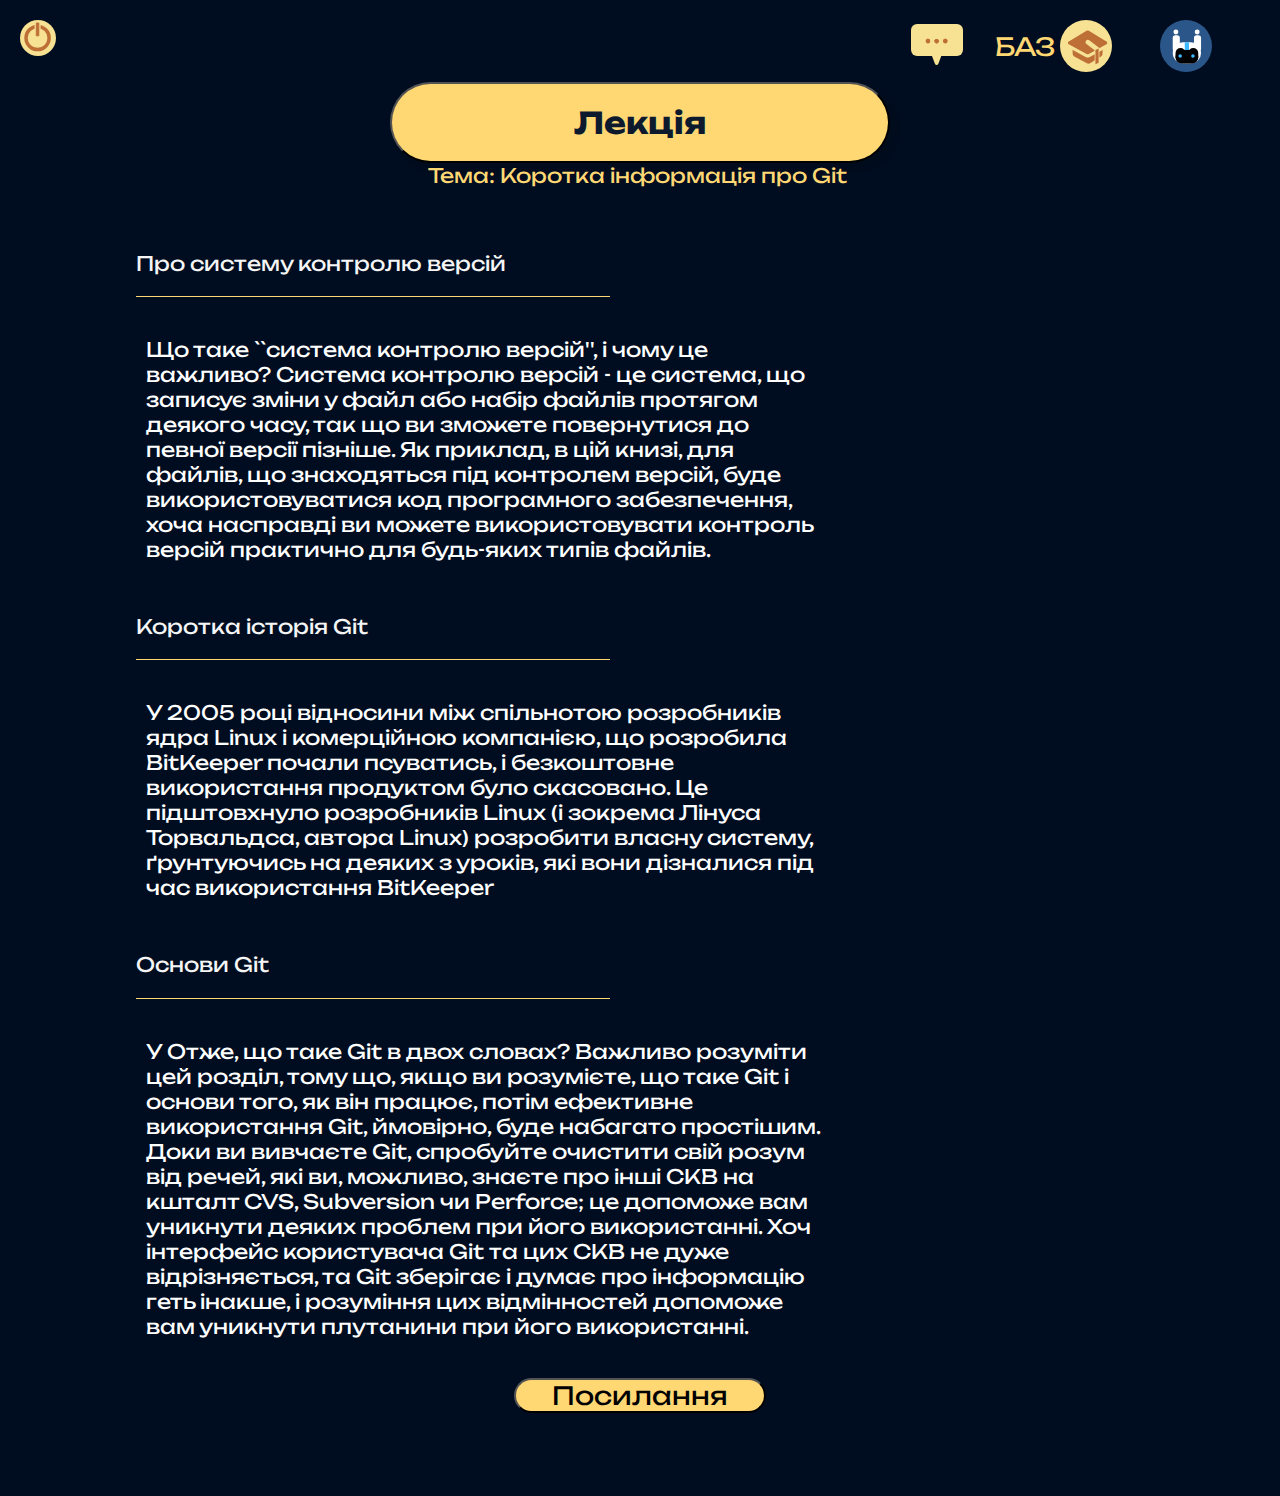
<file: 1/lection/1lection1.html>
<!DOCTYPE html>
<html lang="en">
<head>
  <meta charset="UTF-8">
  <meta name="viewport" content="width=device-width, initial-scale=1.0">
  <meta http-equiv="X-UA-Compatible" content="ie=edge">
  <title>Hariton</title>
  <link rel="stylesheet" href="https://fonts.googleapis.com/css2?family=Unbounded:wght@400;500;700&display=swap">
  <link rel="stylesheet" href="1lection1.css">
</head>
<body>
  <div class="header">
    <button class="icon-button">
      <img class="iconexit" src="../../image/EXIT.svg" alt="Exit"/>
  </button>
    <div class="top-right"> 
      <button class="chat-btn">
        <img class="icon" src="../../image/MSG.svg" alt="Exit"/>
      </button>
      <span class="baz">БАЗ</span>
      <img class="icon2" src="../../image/BAZ.svg" alt="Exit"/>
      <button class="icon-button" onclick="location.href='../../login/login.html'">
        <img class="iconA" src="../../image/Avatar.svg" alt="Exit"/>
    </button>
    </div>
  </div>

  <button class="pred" onclick="location.href='../1.html'">Лекція</button>
  <span class="teacher">Тема: Коротка інформація про Git</span>
  <div class="conteiner">
  <span class="tema">Про систему контролю версій</span>
  <div class="line"></div>
  <div class="text">Що таке ``система контролю версій'', і чому це важливо? Система контролю версій - це система, що записує зміни у файл або набір файлів протягом деякого часу, так що ви зможете повернутися до певної версії пізніше. Як приклад, в цій книзі, для файлів, що знаходяться під контролем версій, буде використовуватися код програмного забезпечення, хоча насправді ви можете використовувати контроль версій практично для будь-яких типів файлів.</div>
</div>

<div class="conteiner">
    <span class="tema">Коротка історія Git</span>
    <div class="line"></div>
    <div class="text">У 2005 році відносини між спільнотою розробників ядра Linux і комерційною компанією, що розробила BitKeeper почали псуватись, і безкоштовне використання продуктом було скасовано. Це підштовхнуло розробників Linux (і зокрема Лінуса Торвальдса, автора Linux) розробити власну систему, ґрунтуючись на деяких з уроків, які вони дізналися під час використання BitKeeper</div>
</div>

<div class="conteiner">
    <span class="tema">Основи Git</span>
    <div class="line"></div>
    <div class="text">У Отже, що таке Git в двох словах? Важливо розуміти цей розділ, тому що, якщо ви розумієте, що таке Git і основи того, як він працює, потім ефективне використання Git, ймовірно, буде набагато простішим. Доки ви вивчаєте Git, спробуйте очистити свій розум від речей, які ви, можливо, знаєте про інші СКВ на кшталт CVS, Subversion чи Perforce; це допоможе вам уникнути деяких проблем при його використанні. Хоч інтерфейс користувача Git та цих СКВ не дуже відрізняється, та Git зберігає і думає про інформацію геть інакше, і розуміння цих відмінностей допоможе вам уникнути плутанини при його використанні.</div>
</div>

  <button class="Back" onclick="location.href='https://git-scm.com/book/uk/v2/%D0%92%D1%81%D1%82%D1%83%D0%BF-%D0%9F%D1%80%D0%BE-%D1%81%D0%B8%D1%81%D1%82%D0%B5%D0%BC%D1%83-%D0%BA%D0%BE%D0%BD%D1%82%D1%80%D0%BE%D0%BB%D1%8E-%D0%B2%D0%B5%D1%80%D1%81%D1%96%D0%B9'">Посилання</button>
  
  <div class="text1">----------------------------------</div>
</body>
</html>
</file>
<file: 1/1.css>
* {
    margin: 0;
    padding: 0;
    box-sizing: border-box;
}

body {
    font-family: Arial, sans-serif;
    background-color: #000D20;
    color: #ffffff;
    height: 100vh;
    margin: 0;
    display: flex;
    flex-direction: column; 
    justify-content: flex-start; 
    align-items: center; 
    padding: 10px;
}

.header {
    width: 100%;
    display: flex;
    justify-content: space-between; 
    align-items: flex-start;
    padding: 10px;
}

.icon-button {
    background: none;
    border: none;
    cursor: pointer;
    padding: 0;
    display: inline-flex;
    align-items: center;
}

.iconexit {
    font-size: 2rem; 
    width: 2.25rem;
    height: 2.25rem;
    margin-right: 3rem;
}

.icon2 {
    font-size: 2rem; 
    width: 3.25rem;
    height: 3.25rem;
    margin-right: 3rem;
}

.icon {
    font-size: 2rem; 
    width: 3.25rem;
    height: 3.25rem;
}

.iconA {
    font-size: 2rem; 
    width: 3.25rem;
    height: 3.25rem;
    margin-right: 3rem;
}

.top-right { 
    display: flex;
    align-items: center;
}

.chat-btn {
    background: none;
    border: none;
    cursor: pointer;
    padding: 0;
    display: inline-flex;
    align-items: center;
    margin-right: 2rem;
}

.baz {
      font-family: 'Unbounded', sans-serif; 
    color: #FFD874;
    font-size: 25px;
    margin-right: 5px;
}

.pred {
    background-color: #FFD874; 
    color: #0D1A2D;
    padding: 20px 40px; 
    border-radius: 50px; 
    font-size: 25px; 
    font-family: 'Unbounded', sans-serif; 
    font-weight: bold; 
    text-align: center; 
    display: inline-block; 
    width: 500px; 
    box-shadow: 6px 6px 12px rgba(0, 0, 0, 0.16); 
}

.teacher {
    font-family: 'Unbounded', sans-serif; 
    color: #FFD874;
    font-size: 20px;
    margin-right: 5px;
}

.l1 {  
    font-family: 'Unbounded', sans-serif; 
    background-color: #6EAEDA;
    position: fixed;
    border-radius: 5px;
    height: 36%;
    width: 6%;
    font-size: larger;
    margin-right: 70%;
    margin-top: 15%;
    font-size: 25px; 
    letter-spacing: 1PX;
    writing-mode: vertical-lr;
    text-orientation: upright;
}

.l2 {  
    font-family: 'Unbounded', sans-serif; 
    background-color: #6EAEDA;
    position: fixed;
    border-radius: 5px;
    height: 36%;
    width: 6%;
    font-size: larger;
    margin-right: 55%;
    margin-top: 15%;
    font-size: 25px; 
    letter-spacing: 1PX;
    writing-mode: vertical-lr;
    text-orientation: upright; 
}

.l3 {  
    font-family: 'Unbounded', sans-serif; 
    background-color: #6EAEDA;
    position: fixed;
    border-radius: 5px;
    height: 36%;
    width: 6%;
    font-size: larger;
    margin-right: 40%;
    margin-top: 15%;
    font-size: 25px; 
    letter-spacing: 1PX;
    writing-mode: vertical-lr;
    text-orientation: upright;
}

.kon1 {  
    font-family: 'Unbounded', sans-serif; 
    background-color: #FC434E;
    position: fixed;
    border-radius: 5px;
    height: 36%;
    width: 6%;
    font-size: larger;
    margin-right: 25%;
    margin-top: 15%;
    font-size: 21px; 
    letter-spacing: 1PX;
    writing-mode: vertical-lr;
    text-orientation: upright;
}

.l4 {  
    font-family: 'Unbounded', sans-serif; 
    background-color: #6EAEDA;
    position: fixed;
    border-radius: 5px;
    height: 36%;
    width: 6%;
    font-size: larger;
    margin-right: 10%;
    margin-top: 15%;
    font-size: 2px; 
    letter-spacing: 1PX;
    writing-mode: vertical-lr;
    text-orientation: upright;
}

.b1 {  
    font-family: 'Unbounded', sans-serif; 
    background-color: #6EAEDA;
    position: fixed;
    border-radius: 5px;
    height: 36%;
    width: 6%;
    font-size: larger;
    margin-right: -10%;
    margin-top: 15%;
    font-size: 25px; 
    letter-spacing: 1PX;
    writing-mode: vertical-lr;
    text-orientation: upright;
}

.b2 {  
    font-family: 'Unbounded', sans-serif; 
    background-color: #6EAEDA;
    position: fixed;
    border-radius: 5px;
    height: 36%;
    width: 6%;
    font-size: larger;
    margin-right: -25%;
    margin-top: 15%;
    font-size: 25px; 
    letter-spacing: 1PX;
    writing-mode: vertical-lr;
    text-orientation: upright;
}

.b3 {  
    font-family: 'Unbounded', sans-serif; 
    background-color: #6EAEDA;
    position: fixed;
    border-radius: 5px;
    height: 36%;
    width: 6%;
    font-size: larger;
    margin-right: -40%;
    margin-top: 15%;
    font-size: 25px; 
    letter-spacing: 1PX;
    writing-mode: vertical-lr;
    text-orientation: upright;
}

.kon2 {  
    font-family: 'Unbounded', sans-serif; 
    background-color: #FC434E;
    position: fixed;
    border-radius: 5px;
    height: 36%;
    width: 6%;
    font-size: larger;
    margin-right: -55%;
    margin-top: 15%;
    font-size: 21px; 
    letter-spacing: 1PX;
    writing-mode: vertical-lr;
    text-orientation: upright;
}

.b4 {  
    font-family: 'Unbounded', sans-serif; 
    background-color: #6EAEDA;
    position: fixed;
    border-radius: 5px;
    height: 36%;
    width: 6%;
    font-size: larger;
    margin-right: -70%;
    margin-top: 15%;
    font-size: 25px; 
    letter-spacing: 1PX;
    writing-mode: vertical-lr;
    text-orientation: upright;
}

.cen {
    position: fixed;
    width: 80%;
    height: 5%;
    background: #2B5689;
    z-index: 1;
    margin-top: 34%; 
}

.Back{  
    font-family: 'Unbounded', sans-serif;
    background-color: #FFD874;
    position: fixed;
    border-radius: 50px;
    height: 10%;
    width: 15%;
    font-size: larger;
    margin-right: 0%;
    margin-top: 40%;
    font-size: 22px; 
}
</file>
<file: 20programevania/20.css>
* {
    margin: 0;
    padding: 0;
    box-sizing: border-box;
}

body {
    font-family: Arial, sans-serif;
    background-color: #000D20;
    color: #ffffff;
    height: 100vh;
    margin: 0;
    display: flex;
    flex-direction: column; 
    justify-content: flex-start; 
    align-items: center; 
    padding: 10px;
}

.header {
    width: 100%;
    display: flex;
    justify-content: space-between; 
    align-items: flex-start;
    padding: 10px;
}

.icon-button {
    background: none;
    border: none;
    cursor: pointer;
    padding: 0;
    display: inline-flex;
    align-items: center;
}

.iconexit {
    font-size: 2rem; 
    width: 2.25rem;
    height: 2.25rem;
    margin-right: 3rem;
}

.icon2 {
    font-size: 2rem; 
    width: 3.25rem;
    height: 3.25rem;
    margin-right: 3rem;
}

.icon {
    font-size: 2rem; 
    width: 3.25rem;
    height: 3.25rem;
}

.iconA {
    font-size: 2rem; 
    width: 3.25rem;
    height: 3.25rem;
    margin-right: 3rem;
}

.top-right { 
    display: flex;
    align-items: center;
}

.chat-btn {
    background: none;
    border: none;
    cursor: pointer;
    padding: 0;
    display: inline-flex;
    align-items: center;
    margin-right: 2rem;
}

.baz {
    font-family: 'Unbounded', sans-serif; 
    color: #FFD874;
    font-size: 25px;
    margin-right: 5px;
}

.pred {
    background-color: #FFD874; 
    color: #0D1A2D;
    padding: 20px 40px; 
    border-radius: 50px; 
    font-size: 30px; 
    font-family: 'Unbounded', sans-serif; 
    font-weight: bold; 
    text-align: center; 
    display: inline-block; 
    width: 500px; 
    box-shadow: 6px 6px 12px rgba(0, 0, 0, 0.16); 
}

.teacher {
    font-family: 'Unbounded', sans-serif; 
    color: #FFD874;
    font-size: 20px;
    margin-right: 5px;
}

.l1 {  
    font-family: 'Unbounded', sans-serif; 
    background-color: #6EAEDA;
    position: fixed;
    border-radius: 5px;
    height: 36%;
    width: 6%;
    font-size: larger;
    margin-right: 40%;
    margin-top: 15%;
    font-size: 25px; 
    letter-spacing: 1PX;
    writing-mode: vertical-lr;
    text-orientation: upright;
}

.l2 {  
    font-family: 'Unbounded', sans-serif; 
    background-color: #6EAEDA;
    position: fixed;
    border-radius: 5px;
    height: 36%;
    width: 6%;
    font-size: larger;
    margin-right: 25%;
    margin-top: 15%;
    font-size: 25px; 
    letter-spacing: 1PX;
    writing-mode: vertical-lr;
    text-orientation: upright; 
}

.l3 {  
    font-family: 'Unbounded', sans-serif; 
    background-color: #6EAEDA;
    position: fixed;
    border-radius: 5px;
    height: 36%;
    width: 6%;
    font-size: larger;
    margin-right: 10%;
    margin-top: 15%;
    font-size: 25px; 
    letter-spacing: 1PX;
    writing-mode: vertical-lr;
    text-orientation: upright;
}

.kon1 {  
    font-family: 'Unbounded', sans-serif; 
    background-color: #FC434E;
    position: fixed;
    border-radius: 5px;
    height: 36%;
    width: 6%;
    font-size: larger;
    margin-right: -5%;
    margin-top: 15%;
    font-size: 21px; 
    letter-spacing: 1PX;
    writing-mode: vertical-lr;
    text-orientation: upright;
}


.cen {
    position: fixed;
    width: 80%;
    height: 5%;
    background: #2B5689;
    z-index: 1;
    margin-top: 34%; 
}

.Back{  
    font-family: 'Unbounded', sans-serif;
    background-color: #FFD874;
    position: fixed;
    border-radius: 50px;
    height: 10%;
    width: 15%;
    font-size: larger;
    margin-right: 0%;
    margin-top: 40%;
    font-size: 22px; 
}
</file>
<file: 21web/21web.css>
* {
    margin: 0;
    padding: 0;
    box-sizing: border-box;
}

body {
    font-family: Arial, sans-serif;
    background-color: #000D20;
    color: #ffffff;
    height: 100vh;
    margin: 0;
    display: flex;
    flex-direction: column; 
    justify-content: flex-start; 
    align-items: center; 
    padding: 10px;
}

.header {
    width: 100%;
    display: flex;
    justify-content: space-between; 
    align-items: flex-start;
    padding: 10px;
}

.icon-button {
    background: none;
    border: none;
    cursor: pointer;
    padding: 0;
    display: inline-flex;
    align-items: center;
}

.iconexit {
    font-size: 2rem; 
    width: 2.25rem;
    height: 2.25rem;
    margin-right: 3rem;
}

.icon2 {
    font-size: 2rem; 
    width: 3.25rem;
    height: 3.25rem;
    margin-right: 3rem;
}

.icon {
    font-size: 2rem; 
    width: 3.25rem;
    height: 3.25rem;
}

.iconA {
    font-size: 2rem; 
    width: 3.25rem;
    height: 3.25rem;
    margin-right: 3rem;
}

.top-right { 
    display: flex;
    align-items: center;
}

.chat-btn {
    background: none;
    border: none;
    cursor: pointer;
    padding: 0;
    display: inline-flex;
    align-items: center;
    margin-right: 2rem;
}

.baz {
    font-family: 'Unbounded', sans-serif; 
    color: #FFD874;
    font-size: 25px;
    margin-right: 5px;
}

.pred {
    background-color: #FFD874; 
    color: #0D1A2D;
    padding: 20px 40px; 
    border-radius: 50px; 
    font-size: 30px; 
    font-family: 'Unbounded', sans-serif; 
    font-weight: bold; 
    text-align: center; 
    display: inline-block; 
    width: 500px; 
    box-shadow: 6px 6px 12px rgba(0, 0, 0, 0.16); 
}

.teacher {
    font-family: 'Unbounded', sans-serif; 
    color: #FFD874;
    font-size: 20px;
    margin-right: 5px;
}

.l1 {  
    font-family: 'Unbounded', sans-serif; 
    background-color: #6EAEDA;
    position: fixed;
    border-radius: 5px;
    height: 36%;
    width: 6%;
    font-size: larger;
    margin-right: 40%;
    margin-top: 15%;
    font-size: 25px; 
    letter-spacing: 1PX;
    writing-mode: vertical-lr;
    text-orientation: upright;
}

.l2 {  
    font-family: 'Unbounded', sans-serif; 
    background-color: #6EAEDA;
    position: fixed;
    border-radius: 5px;
    height: 36%;
    width: 6%;
    font-size: larger;
    margin-right: 25%;
    margin-top: 15%;
    font-size: 25px; 
    letter-spacing: 1PX;
    writing-mode: vertical-lr;
    text-orientation: upright; 
}

.l3 {  
    font-family: 'Unbounded', sans-serif; 
    background-color: #6EAEDA;
    position: fixed;
    border-radius: 5px;
    height: 36%;
    width: 6%;
    font-size: larger;
    margin-right: 10%;
    margin-top: 15%;
    font-size: 25px; 
    letter-spacing: 1PX;
    writing-mode: vertical-lr;
    text-orientation: upright;
}

.kon1 {  
    font-family: 'Unbounded', sans-serif; 
    background-color: #FC434E;
    position: fixed;
    border-radius: 5px;
    height: 36%;
    width: 6%;
    font-size: larger;
    margin-right: -5%;
    margin-top: 15%;
    font-size: 21px; 
    letter-spacing: 1PX;
    writing-mode: vertical-lr;
    text-orientation: upright;
}


.cen {
    position: fixed;
    width: 80%;
    height: 5%;
    background: #2B5689;
    z-index: 1;
    margin-top: 34%; 
}

.Back{  
    font-family: 'Unbounded', sans-serif;
    background-color: #FFD874;
    position: fixed;
    border-radius: 50px;
    height: 10%;
    width: 15%;
    font-size: larger;
    margin-right: 0%;
    margin-top: 40%;
    font-size: 22px; 
}
</file>
<file: 22robototechnika/22.css>
* {
    margin: 0;
    padding: 0;
    box-sizing: border-box;
}

body {
    font-family: Arial, sans-serif;
    background-color: #000D20;
    color: #ffffff;
    height: 100vh;
    margin: 0;
    display: flex;
    flex-direction: column; 
    justify-content: flex-start; 
    align-items: center; 
    padding: 10px;
}

.header {
    width: 100%;
    display: flex;
    justify-content: space-between; 
    align-items: flex-start;
    padding: 10px;
}

.icon-button {
    background: none;
    border: none;
    cursor: pointer;
    padding: 0;
    display: inline-flex;
    align-items: center;
}

.iconexit {
    font-size: 2rem; 
    width: 2.25rem;
    height: 2.25rem;
    margin-right: 3rem;
}

.icon2 {
    font-size: 2rem; 
    width: 3.25rem;
    height: 3.25rem;
    margin-right: 3rem;
}

.icon {
    font-size: 2rem; 
    width: 3.25rem;
    height: 3.25rem;
}

.iconA {
    font-size: 2rem; 
    width: 3.25rem;
    height: 3.25rem;
    margin-right: 3rem;
}

.top-right { 
    display: flex;
    align-items: center;
}

.chat-btn {
    background: none;
    border: none;
    cursor: pointer;
    padding: 0;
    display: inline-flex;
    align-items: center;
    margin-right: 2rem;
}

.baz {
      font-family: 'Unbounded', sans-serif; 
    color: #FFD874;
    font-size: 25px;
    margin-right: 5px;
}

.pred {
    background-color: #FFD874; 
    color: #0D1A2D;
    padding: 20px 40px; 
    border-radius: 50px; 
    font-size: 30px; 
    font-family: 'Unbounded', sans-serif; 
    font-weight: bold; 
    text-align: center; 
    display: inline-block; 
    width: 500px; 
    box-shadow: 6px 6px 12px rgba(0, 0, 0, 0.16); 
}

.teacher {
    font-family: 'Unbounded', sans-serif; 
    color: #FFD874;
    font-size: 20px;
    margin-right: 5px;
}

.l1 {  
    font-family: 'Unbounded', sans-serif; 
    background-color: #6EAEDA;
    position: fixed;
    border-radius: 5px;
    height: 36%;
    width: 6%;
    font-size: larger;
    margin-right: 40%;
    margin-top: 15%;
    font-size: 25px; 
    letter-spacing: 1PX;
    writing-mode: vertical-lr;
    text-orientation: upright;
}

.l2 {  
    font-family: 'Unbounded', sans-serif; 
    background-color: #6EAEDA;
    position: fixed;
    border-radius: 5px;
    height: 36%;
    width: 6%;
    font-size: larger;
    margin-right: 25%;
    margin-top: 15%;
    font-size: 25px; 
    letter-spacing: 1PX;
    writing-mode: vertical-lr;
    text-orientation: upright; 
}

.l3 {  
    font-family: 'Unbounded', sans-serif; 
    background-color: #6EAEDA;
    position: fixed;
    border-radius: 5px;
    height: 36%;
    width: 6%;
    font-size: larger;
    margin-right: 10%;
    margin-top: 15%;
    font-size: 25px; 
    letter-spacing: 1PX;
    writing-mode: vertical-lr;
    text-orientation: upright;
}

.kon1 {  
    font-family: 'Unbounded', sans-serif; 
    background-color: #FC434E;
    position: fixed;
    border-radius: 5px;
    height: 36%;
    width: 6%;
    font-size: larger;
    margin-right: -5%;
    margin-top: 15%;
    font-size: 21px; 
    letter-spacing: 1PX;
    writing-mode: vertical-lr;
    text-orientation: upright;
}


.cen {
    position: fixed;
    width: 80%;
    height: 5%;
    background: #2B5689;
    z-index: 1;
    margin-top: 34%; 
}

.Back{  
    font-family: 'Unbounded', sans-serif;
    background-color: #FFD874;
    position: fixed;
    border-radius: 50px;
    height: 10%;
    width: 15%;
    font-size: larger;
    margin-right: 0%;
    margin-top: 40%;
    font-size: 22px; 
}
</file>
<file: login/login.css>
* {
    margin: 0;
    padding: 0;
    box-sizing: border-box;
}

body {
    font-family: 'Unbounded', sans-serif;
    background-color: #0C0E16;
    display: flex;
    justify-content: center;
    align-items: center;
    height: 100vh;
}

.login-container {
    text-align: center;
}

h1 {
    font-size: 2.5rem;
    color: #FFC764;
    margin-bottom: 2rem;
}

form {
    display: flex;
    flex-direction: column;
    align-items: center;
}

.input-container {
    position: relative;
    margin-bottom: 1.5rem;
    width: 300px;
}

input {
    width: 100%;
    padding: 10px;
    border: 2px solid #1E2A39;
    border-radius: 5px;
    background: none;
    color: #FFFFFF;
    font-size: 1rem;
    outline: none;
}

label {
    position: absolute;
    top: 50%;
    left: 10px;
    transform: translateY(-50%);
    font-size: 1rem;
    color: #FFFFFF;
    transition: 0.3s ease;
    pointer-events: none;
}

input:focus + label,
input:not(:placeholder-shown) + label {
    top: -15px;
    left: 10px;
    font-size: 0.8rem;
    color: #66D7D1;
}

button {
    background-color: #FFC764;
    color: #0C0E16;
    border: none;
    padding: 12px 30px;
    font-size: 1rem;
    border-radius: 5px;
    cursor: pointer;
    transition: background-color 0.3s ease;
}

button:hover {
    background-color: #FFA541;
}

.iconexit {
    font-size: 2rem; 
    width: 30%;
    height: 30%;
    margin-right: 2rem;
}
</file>
<file: snake/snake.css>
* {
	margin: 0;
	padding: 0;
	overflow: hidden;
}

#snake-field {
	background: #fff;
}

#snake-start, #snake-renew {
	width: 150px;
	padding: 15px;
	color: white;
	background: green;
	text-align: center;
	cursor: pointer;
	float: left;
	margin: 10px;
}

.game-table {
	border-collapse: collapse;
	margin: 0 auto;
}

td.game-table-cell {
	width: 20px;
	height: 20px;
	border: 1px solid #ff0000; /* Суцільна червона межа для клітинок */
	border-collapse: collapse;
}

.snake-unit {
	background: #2a71ff; /* Синій колір для змійки */
}

.food-unit {
	background: green;	/* Зелений колір для їжі (додатково, якщо потрібен) */
}

.yellow-food-unit {
	background: yellow; /* Жовтий колір для жовтого яблука */
}

.red-food-unit {
	background: red; /* Червоний колір для червоного яблука */
}

#score {
	color: #ff0000;
	font-size: 16px;
	font-weight: bold;
	padding-top: 5px;
	text-align: center;
	background: #fff;
}

table {
	border-color: dimgray;
}

#buttons {
	display: flex;
	justify-content: center;
}

#snake-field {
	width: 800px; /* Ширина ігрового поля, може бути змінена */
	margin: 0 auto;
	padding-top: 20px;
}
</file>
<file: 1/bash script/bash.css>
* {
    margin: 0;
    padding: 0;
    box-sizing: border-box;
}

body {
    font-family: Arial, sans-serif;
    background-color: #000D20;
    color: #ffffff;
    height: 100vh;
    margin: 0;
    display: flex;
    flex-direction: column; 
    justify-content: flex-start; 
    align-items: center; 
    padding: 10px;
}

.header {
    width: 100%;
    display: flex;
    justify-content: space-between; 
    align-items: flex-start;
    padding: 10px;
}

.icon-button {
    background: none;
    border: none;
    cursor: pointer;
    padding: 0;
    display: inline-flex;
    align-items: center;
}

.iconexit {
    font-size: 2rem; 
    width: 2.25rem;
    height: 2.25rem;
    margin-right: 3rem;
}

.icon2 {
    font-size: 2rem; 
    width: 3.25rem;
    height: 3.25rem;
    margin-right: 3rem;
}

.icon {
    font-size: 2rem; 
    width: 3.25rem;
    height: 3.25rem;
}

.iconA {
    font-size: 2rem; 
    width: 3.25rem;
    height: 3.25rem;
    margin-right: 3rem;
}

.top-right { 
    display: flex;
    align-items: center;
}

.chat-btn {
    background: none;
    border: none;
    cursor: pointer;
    padding: 0;
    display: inline-flex;
    align-items: center;
    margin-right: 2rem;
}

.baz {
      font-family: 'Unbounded', sans-serif; 
    color: #FFD874;
    font-size: 25px;
    margin-right: 5px;
}

.pred {
    background-color: #FFD874; 
    color: #0D1A2D;
    padding: 20px 40px; 
    border-radius: 50px; 
    font-size: 30px; 
    font-family: 'Unbounded', sans-serif; 
    font-weight: bold; 
    text-align: center; 
    display: inline-block; 
    width: 500px; 
    box-shadow: 6px 6px 12px rgba(0, 0, 0, 0.16); 
}

.teacher {
    font-family: 'Unbounded', sans-serif; 
    color: #FFD874;
    font-size: 20px;
    margin-right: 5px;
}

.tema{
    font-family: 'Unbounded', sans-serif; 
    color: whitesmoke;
    font-size: 20px;
    margin-top: 3%;
    margin-right: 40%;
}

.line{
    width: 47%;
    height: 0.3%;
    background: #FFD874;
    z-index: 1;
    margin-right: 14%; 
    margin-top: 2%;
}

.conteiner{
 margin-top: 5%;
  width: 80%;
}

.Back{  
    font-family: 'Unbounded', sans-serif;
    background-color: #FFD874;
    border-radius: 50px;
    height:  10%;
    width: 20%;
    font-size: larger;
    margin-right: 0%;
    margin-top: 4%;
    font-size: 25px; 
    margin: 30;
    margin-bottom: 30;
}

.Back1{  
    font-family: 'Unbounded', sans-serif;
    background-color: #FFD874;
    border-radius: 50px;
    height:  10%;
    width: 20%;
    font-size: larger;
    margin-right:0%;
    margin-top: 4%;
    font-size: 25px; 
    margin: 30;
    margin-bottom: 30;
}

.text{
    font-family: 'Unbounded', sans-serif; 
    width: 70%;
    height: auto;
    font-size: 20px;
    margin-right: 13%;
    margin-top: 3%;
    color: white;
    padding: 10px; 
}

.conteiner{
    margin-top: 5%;
     width: 80%;
     background-color: #000D20;
   }

   .text1{   font-family: 'Unbounded', sans-serif; 
    width: 70%;
    height: auto;
    font-size: 20px;
    margin-right: 13%;
    margin-top: 3%;
    color: #000D20;
    padding: 10px; }
</file>
<file: 1/bashControl/snakebashcontrol1.css>
* {
    margin: 0;
    padding: 0;
    box-sizing: border-box;
}

body {
    font-family: Arial, sans-serif;
    background-color: #000D20;
    color: #ffffff;
    height: 100vh;
    margin: 0;
    display: flex;
    flex-direction: column; 
    justify-content: flex-start; 
    align-items: center; 
    padding: 10px;
}

.header {
    width: 100%;
    display: flex;
    justify-content: space-between; 
    align-items: flex-start;
    padding: 10px;
}

.icon-button {
    background: none;
    border: none;
    cursor: pointer;
    padding: 0;
    display: inline-flex;
    align-items: center;
}

.iconexit {
    font-size: 2rem; 
    width: 2.25rem;
    height: 2.25rem;
    margin-right: 3rem;
}

.icon2 {
    font-size: 2rem; 
    width: 3.25rem;
    height: 3.25rem;
    margin-right: 3rem;
}

.k1 {
    font-family: 'Unbounded', sans-serif; 
    width: 400px;
    height: 100px;
    border: 3px solid #FC434E;
    margin-right: 26.5%;
    color: #FC434E;
    font-size: 15px;
    text-align: center;
    display: flex;
    justify-content: center;
    align-items: center;
}

.k2 {
    font-family: 'Unbounded', sans-serif; 
    width: 400px;
    height: 100px;
    border: 3px solid #FFD874;
    margin-right: -27%;
    margin-top: -6.5%;
    color: #FFD874;
    font-size: 15px;
    text-align: center;
    display: flex;
    justify-content: center;
    align-items: center;
}

.k3{
    font-family: 'Unbounded', sans-serif; 
    width:500px;
    height:100px;
    margin-right: 0%;
    margin-top: 5%;
    text-align: center;
    font-size: 20px;
    display: flex;
    justify-content: center;
    align-items: center;
}

.icon {
    font-size: 2rem; 
    width: 3.25rem;
    height: 3.25rem;
}

.iconA {
    font-size: 2rem; 
    width: 3.25rem;
    height: 3.25rem;
    margin-right: 3rem;
}

.top-right { 
    display: flex;
    align-items: center;
}

.chat-btn {
    background: none;
    border: none;
    cursor: pointer;
    padding: 0;
    display: inline-flex;
    align-items: center;
    margin-right: 2rem;
}

.baz {
      font-family: 'Unbounded', sans-serif; 
    color: #FFD874;
    font-size: 25px;
    margin-right: 5px;
}


** {
	margin: 0;
	padding: 0;
	overflow: hidden;
}

#snake-field {
	background: #000D20;
    border:1px solid #6eaed6;
}

#snake-start, #snake-renew {
    font-size: 20px;
	width: 150px;
	padding: 15px;
	color: white;
	background: #2b5689;
	text-align: center;
	cursor: pointer;
	float: left;
	margin: 10px;
}

.game-table {
	border-collapse: collapse;
	margin: 0 auto;
}

td.game-table-cell {
    font-family: 'Unbounded', sans-serif;
	width: 20px;
	height: 20px;
	border: 1px solid #000D20 ;
	border-collapse: collapse;
}

.snake-unit {
	background: white; 
}

.yellow-food-unit {
	background: #FFD874;
}

.red-food-unit {
	background: #FC434E; 
}

#score {
	color: #FC434E;
	font-size: 16px;
	font-weight: bold;
	padding-top: 5px;
	text-align: center;
	background: #fff;
}

table {
	border-color: dimgray;
}

#buttons {
	display: flex;
	justify-content: center;
}

#snake-field {
	width: auto; 
    height: auto;
	margin: 0 auto;
	padding-top: 20px;
}
</file>
<file: 1/bashLection1/Lection1.css>
* {
    margin: 0;
    padding: 0;
    box-sizing: border-box;
}

body {
    font-family: Arial, sans-serif;
    background-color: #000D20;
    color: #ffffff;
    height: 100vh;
    margin: 0;
    display: flex;
    flex-direction: column; 
    justify-content: flex-start; 
    align-items: center; 
    padding: 10px;
}

.header {
    width: 100%;
    display: flex;
    justify-content: space-between; 
    align-items: flex-start;
    padding: 10px;
}

.icon-button {
    background: none;
    border: none;
    cursor: pointer;
    padding: 0;
    display: inline-flex;
    align-items: center;
}

.iconexit {
    font-size: 2rem; 
    width: 2.25rem;
    height: 2.25rem;
    margin-right: 3rem;
}

.icon2 {
    font-size: 2rem; 
    width: 3.25rem;
    height: 3.25rem;
    margin-right: 3rem;
}

.icon {
    font-size: 2rem; 
    width: 3.25rem;
    height: 3.25rem;
}

.iconA {
    font-size: 2rem; 
    width: 3.25rem;
    height: 3.25rem;
    margin-right: 3rem;
}

.top-right { 
    display: flex;
    align-items: center;
}

.chat-btn {
    background: none;
    border: none;
    cursor: pointer;
    padding: 0;
    display: inline-flex;
    align-items: center;
    margin-right: 2rem;
}

.baz {
      font-family: 'Unbounded', sans-serif; 
    color: #FFD874;
    font-size: 25px;
    margin-right: 5px;
}

.pred {
    background-color: #FFD874; 
    color: #0D1A2D;
    padding: 20px 40px; 
    border-radius: 50px; 
    font-size: 30px; 
    font-family: 'Unbounded', sans-serif; 
    font-weight: bold; 
    text-align: center; 
    display: inline-block; 
    width: 500px; 
    box-shadow: 6px 6px 12px rgba(0, 0, 0, 0.16); 
}

.teacher {
    font-family: 'Unbounded', sans-serif; 
    color: #FFD874;
    font-size: 20px;
    margin-right: 5px;
}

.tema{
    font-family: 'Unbounded', sans-serif; 
    color: whitesmoke;
    font-size: 20px;
    margin-top: 3%;
    margin-right: 40%;
}

.line{
    width: 47%;
    height: 0.3%;
    background: #FFD874;
    z-index: 1;
    margin-right: 14%; 
    margin-top: 2%;
}

.conteiner{
 margin-top: 5%;
  width: 80%;
}

.Back{  
    font-family: 'Unbounded', sans-serif;
    background-color: #FFD874;
    border-radius: 50px;
    height:  10%;
    width: 20%;
    font-size: larger;
    margin-right: 0%;
    margin-top: 4%;
    font-size: 25px; 
    margin: 30;
    margin-bottom: 30;
}

.Back1{  
    font-family: 'Unbounded', sans-serif;
    background-color: #FFD874;
    border-radius: 50px;
    height:  10%;
    width: 20%;
    font-size: larger;
    margin-right:0%;
    margin-top: 4%;
    font-size: 25px; 
    margin: 30;
    margin-bottom: 30;
}

.text{
    font-family: 'Unbounded', sans-serif; 
    width: 70%;
    height: auto;
    font-size: 20px;
    margin-right: 13%;
    margin-top: 3%;
    color: white;
    padding: 10px; 
}

.conteiner{
    margin-top: 5%;
     width: 80%;
     background-color: #000D20;
   }

   .text1{   font-family: 'Unbounded', sans-serif; 
    width: 70%;
    height: auto;
    font-size: 20px;
    margin-right: 13%;
    margin-top: 3%;
    color: #000D20;
    padding: 10px; }
</file>
<file: 1/bashLection2/Lection2.css>
* {
    margin: 0;
    padding: 0;
    box-sizing: border-box;
}

body {
    font-family: Arial, sans-serif;
    background-color: #000D20;
    color: #ffffff;
    height: 100vh;
    margin: 0;
    display: flex;
    flex-direction: column; 
    justify-content: flex-start; 
    align-items: center; 
    padding: 10px;
}

.header {
    width: 100%;
    display: flex;
    justify-content: space-between; 
    align-items: flex-start;
    padding: 10px;
}

.icon-button {
    background: none;
    border: none;
    cursor: pointer;
    padding: 0;
    display: inline-flex;
    align-items: center;
}

.iconexit {
    font-size: 2rem; 
    width: 2.25rem;
    height: 2.25rem;
    margin-right: 3rem;
}

.icon2 {
    font-size: 2rem; 
    width: 3.25rem;
    height: 3.25rem;
    margin-right: 3rem;
}

.icon {
    font-size: 2rem; 
    width: 3.25rem;
    height: 3.25rem;
}

.iconA {
    font-size: 2rem; 
    width: 3.25rem;
    height: 3.25rem;
    margin-right: 3rem;
}

.top-right { 
    display: flex;
    align-items: center;
}

.chat-btn {
    background: none;
    border: none;
    cursor: pointer;
    padding: 0;
    display: inline-flex;
    align-items: center;
    margin-right: 2rem;
}

.baz {
      font-family: 'Unbounded', sans-serif; 
    color: #FFD874;
    font-size: 25px;
    margin-right: 5px;
}

.pred {
    background-color: #FFD874; 
    color: #0D1A2D;
    padding: 20px 40px; 
    border-radius: 50px; 
    font-size: 30px; 
    font-family: 'Unbounded', sans-serif; 
    font-weight: bold; 
    text-align: center; 
    display: inline-block; 
    width: 500px; 
    box-shadow: 6px 6px 12px rgba(0, 0, 0, 0.16); 
}

.teacher {
    font-family: 'Unbounded', sans-serif; 
    color: #FFD874;
    font-size: 20px;
    margin-right: 5px;
}

.tema{
    font-family: 'Unbounded', sans-serif; 
    color: whitesmoke;
    font-size: 20px;
    margin-top: 3%;
    margin-right: 40%;
}

.line{
    width: 47%;
    height: 0.3%;
    background: #FFD874;
    z-index: 1;
    margin-right: 14%; 
    margin-top: 2%;
}

.conteiner{
 margin-top: 5%;
  width: 80%;
}

.Back{  
    font-family: 'Unbounded', sans-serif;
    background-color: #FFD874;
    border-radius: 50px;
    height:  10%;
    width: 20%;
    font-size: larger;
    margin-right: 60%;
    margin-top: 4%;
    font-size: 25px; 
    margin: 30;
    margin-bottom: 30;
}

.Back1{  
    font-family: 'Unbounded', sans-serif;
    background-color: #FFD874;
    border-radius: 50px;
    height:  10%;
    width: 20%;
    font-size: larger;
    margin-right: 0%;
    margin-top: -2.2%;
    font-size: 25px; 
    margin: 30;
    margin-bottom: 30;
}

.Back2{  
    font-family: 'Unbounded', sans-serif;
    background-color: #FFD874;
    border-radius: 50px;
    height:  10%;
    width: 20%;
    font-size: larger;
    margin-right:-60%;
    margin-top: -2%;
    font-size: 25px; 
    margin: 30;
    margin-bottom: 30;
}

.text{
    font-family: 'Unbounded', sans-serif; 
    width: 70%;
    height: auto;
    font-size: 20px;
    margin-right: 13%;
    margin-top: 3%;
    color: white;
    padding: 10px; 
}

.conteiner{
    margin-top: 5%;
     width: 80%;
     background-color: #000D20;
   }

   .text1{   font-family: 'Unbounded', sans-serif; 
    width: 70%;
    height: auto;
    font-size: 20px;
    margin-right: 13%;
    margin-top: 3%;
    color: #000D20;
    padding: 10px; }
</file>
<file: 1/bashLection3/Lection3.css>
* {
    margin: 0;
    padding: 0;
    box-sizing: border-box;
}

body {
    font-family: Arial, sans-serif;
    background-color: #000D20;
    color: #ffffff;
    height: 100vh;
    margin: 0;
    display: flex;
    flex-direction: column; 
    justify-content: flex-start; 
    align-items: center; 
    padding: 10px;
}

.header {
    width: 100%;
    display: flex;
    justify-content: space-between; 
    align-items: flex-start;
    padding: 10px;
}

.icon-button {
    background: none;
    border: none;
    cursor: pointer;
    padding: 0;
    display: inline-flex;
    align-items: center;
}

.iconexit {
    font-size: 2rem; 
    width: 2.25rem;
    height: 2.25rem;
    margin-right: 3rem;
}

.icon2 {
    font-size: 2rem; 
    width: 3.25rem;
    height: 3.25rem;
    margin-right: 3rem;
}

.icon {
    font-size: 2rem; 
    width: 3.25rem;
    height: 3.25rem;
}

.iconA {
    font-size: 2rem; 
    width: 3.25rem;
    height: 3.25rem;
    margin-right: 3rem;
}

.top-right { 
    display: flex;
    align-items: center;
}

.chat-btn {
    background: none;
    border: none;
    cursor: pointer;
    padding: 0;
    display: inline-flex;
    align-items: center;
    margin-right: 2rem;
}

.baz {
      font-family: 'Unbounded', sans-serif; 
    color: #FFD874;
    font-size: 25px;
    margin-right: 5px;
}

.pred {
    background-color: #FFD874; 
    color: #0D1A2D;
    padding: 20px 40px; 
    border-radius: 50px; 
    font-size: 30px; 
    font-family: 'Unbounded', sans-serif; 
    font-weight: bold; 
    text-align: center; 
    display: inline-block; 
    width: 500px; 
    box-shadow: 6px 6px 12px rgba(0, 0, 0, 0.16); 
}

.teacher {
    font-family: 'Unbounded', sans-serif; 
    color: #FFD874;
    font-size: 20px;
    margin-right: 5px;
}

.tema{
    font-family: 'Unbounded', sans-serif; 
    color: whitesmoke;
    font-size: 20px;
    margin-top: 3%;
    margin-right: 40%;
}

.line{
    width: 47%;
    height: 0.3%;
    background: #FFD874;
    z-index: 1;
    margin-right: 14%; 
    margin-top: 2%;
}

.conteiner{
 margin-top: 5%;
  width: 80%;
}

.Back{  
    font-family: 'Unbounded', sans-serif;
    background-color: #FFD874;
    border-radius: 50px;
    height:  10%;
    width: 20%;
    font-size: larger;
    margin-right: 60%;
    margin-top: 4%;
    font-size: 25px; 
    margin: 30;
    margin-bottom: 30;
}

.Back1{  
    font-family: 'Unbounded', sans-serif;
    background-color: #FFD874;
    border-radius: 50px;
    height:  10%;
    width: 20%;
    font-size: larger;
    margin-right: 0%;
    margin-top: -2.2%;
    font-size: 25px; 
    margin: 30;
    margin-bottom: 30;
}

.Back2{  
    font-family: 'Unbounded', sans-serif;
    background-color: #FFD874;
    border-radius: 50px;
    height:  10%;
    width: 20%;
    font-size: larger;
    margin-right:-60%;
    margin-top: -2%;
    font-size: 25px; 
    margin: 30;
    margin-bottom: 30;
}

.text{
    font-family: 'Unbounded', sans-serif; 
    width: 70%;
    height: auto;
    font-size: 20px;
    margin-right: 13%;
    margin-top: 3%;
    color: white;
    padding: 10px; 
}

.conteiner{
    margin-top: 5%;
     width: 80%;
     background-color: #000D20;
   }

   .text1{   font-family: 'Unbounded', sans-serif; 
    width: 70%;
    height: auto;
    font-size: 20px;
    margin-right: 13%;
    margin-top: 3%;
    color: #000D20;
    padding: 10px; }
</file>
<file: 1/Cert/Cert.css>
* {
    margin: 0;
    padding: 0;
    box-sizing: border-box;
}

body {
    font-family: Arial, sans-serif;
    background-color: #000D20;
    color: #ffffff;
    height: 100vh;
    margin: 0;
    display: flex;
    flex-direction: column; 
    justify-content: flex-start; 
    align-items: center; 
    padding: 10px;
}

.header {
    width: 100%;
    display: flex;
    justify-content: space-between; 
    align-items: flex-start;
    padding: 10px;
}

.icon-button {
    background: none;
    border: none;
    cursor: pointer;
    padding: 0;
    display: inline-flex;
    align-items: center;
}

.iconexit {
    font-size: 2rem; 
    width: 2.25rem;
    height: 2.25rem;
    margin-right: 3rem;
}

.icon2 {
    font-size: 2rem; 
    width: 3.25rem;
    height: 3.25rem;
    margin-right: 3rem;
}

.icon {
    font-size: 2rem; 
    width: 3.25rem;
    height: 3.25rem;
}

.iconA {
    font-size: 2rem; 
    width: 3.25rem;
    height: 3.25rem;
    margin-right: 3rem;
}

.top-right { 
    display: flex;
    align-items: center;
}

.chat-btn {
    background: none;
    border: none;
    cursor: pointer;
    padding: 0;
    display: inline-flex;
    align-items: center;
    margin-right: 2rem;
}

.baz {
      font-family: 'Unbounded', sans-serif; 
    color: #FFD874;
    font-size: 25px;
    margin-right: 5px;
}

.pred {
    background-color: #FFD874; 
    color: #0D1A2D;
    padding: 20px 40px; 
    border-radius: 50px; 
    font-size: 25px; 
    font-family: 'Unbounded', sans-serif; 
    font-weight: bold; 
    text-align: center; 
    display: inline-block; 
    width: 500px; 
    box-shadow: 6px 6px 12px rgba(0, 0, 0, 0.16); 
}

.teacher {
    font-family: 'Unbounded', sans-serif; 
    color: #FFD874;
    font-size: 20px;
    margin-right: 5px;
}

img {
    height: auto;
    width: 40%;
}

.l1 {  
    font-family: 'Unbounded', sans-serif; 
    background-color: #6EAEDA;
    position: fixed;
    border-radius: 5px;
    height: 36%;
    width: 6%;
    font-size: larger;
    margin-right: 40%;
    margin-top: 15%;
    font-size: 25px; 
    letter-spacing: 1PX;
    writing-mode: vertical-lr;
    text-orientation: upright;
}

.l2 {  
    font-family: 'Unbounded', sans-serif; 
    background-color: #6EAEDA;
    position: fixed;
    border-radius: 5px;
    height: 36%;
    width: 6%;
    font-size: larger;
    margin-right: 25%;
    margin-top: 15%;
    font-size: 25px; 
    letter-spacing: 1PX;
    writing-mode: vertical-lr;
    text-orientation: upright; 
}

.l3 {  
    font-family: 'Unbounded', sans-serif; 
    background-color: #6EAEDA;
    position: fixed;
    border-radius: 5px;
    height: 36%;
    width: 6%;
    font-size: larger;
    margin-right: 10%;
    margin-top: 15%;
    font-size: 25px; 
    letter-spacing: 1PX;
    writing-mode: vertical-lr;
    text-orientation: upright;
}

.l4 {  
    font-family: 'Unbounded', sans-serif; 
    background-color: #6EAEDA;
    position: fixed;
    border-radius: 5px;
    height: 36%;
    width: 6%;
    font-size: larger;
    margin-right: -20%;
    margin-top: 15%;
    font-size: 20px; 
    letter-spacing: 1PX;
    writing-mode: vertical-lr;
    text-orientation: upright;
}

.kon1 {  
    font-family: 'Unbounded', sans-serif; 
    background-color: #FC434E;
    position: fixed;
    border-radius: 5px;
    height: 36%;
    width: 6%;
    font-size: larger;
    margin-right: -5%;
    margin-top: 15%;
    font-size: 21px; 
    letter-spacing: 1PX;
    writing-mode: vertical-lr;
    text-orientation: upright;
}


.cen {
    position: fixed;
    width: 80%;
    height: 5%;
    background: #2B5689;
    z-index: 1;
    margin-top: 34%; 
}

.Back{  
    font-family: 'Unbounded', sans-serif;
    background-color: #FFD874;
    position: fixed;
    border-radius: 50px;
    height: 10%;
    width: 15%;
    font-size: larger;
    margin-right: 0%;
    margin-top: 40%;
    font-size: 22px; 
}
</file>
<file: 1/control/snakecontrol1.css>
* {
    margin: 0;
    padding: 0;
    box-sizing: border-box;
}

body {
    font-family: Arial, sans-serif;
    background-color: #000D20;
    color: #ffffff;
    height: 100vh;
    margin: 0;
    display: flex;
    flex-direction: column; 
    justify-content: flex-start; 
    align-items: center; 
    padding: 10px;
}

.header {
    width: 100%;
    display: flex;
    justify-content: space-between; 
    align-items: flex-start;
    padding: 10px;
}

.icon-button {
    background: none;
    border: none;
    cursor: pointer;
    padding: 0;
    display: inline-flex;
    align-items: center;
}

.iconexit {
    font-size: 2rem; 
    width: 2.25rem;
    height: 2.25rem;
    margin-right: 3rem;
}

.icon2 {
    font-size: 2rem; 
    width: 3.25rem;
    height: 3.25rem;
    margin-right: 3rem;
}

.k1 {
    font-family: 'Unbounded', sans-serif; 
    width: 400px;
    height: 100px;
    border: 3px solid #FC434E;
    margin-right: 26.5%;
    color: #FC434E;
    font-size: 15px;
    text-align: center;
    display: flex;
    justify-content: center;
    align-items: center;
}

.k2 {
    font-family: 'Unbounded', sans-serif; 
    width: 400px;
    height: 100px;
    border: 3px solid #FFD874;
    margin-right: -27%;
    margin-top: -6.5%;
    color: #FFD874;
    font-size: 15px;
    text-align: center;
    display: flex;
    justify-content: center;
    align-items: center;
}

.k3{
    font-family: 'Unbounded', sans-serif; 
    width:500px;
    height:100px;
    margin-right: 0%;
    margin-top: 5%;
    text-align: center;
    font-size: 20px;
    display: flex;
    justify-content: center;
    align-items: center;
}

.icon {
    font-size: 2rem; 
    width: 3.25rem;
    height: 3.25rem;
}

.iconA {
    font-size: 2rem; 
    width: 3.25rem;
    height: 3.25rem;
    margin-right: 3rem;
}

.top-right { 
    display: flex;
    align-items: center;
}

.chat-btn {
    background: none;
    border: none;
    cursor: pointer;
    padding: 0;
    display: inline-flex;
    align-items: center;
    margin-right: 2rem;
}

.baz {
      font-family: 'Unbounded', sans-serif; 
    color: #FFD874;
    font-size: 25px;
    margin-right: 5px;
}


** {
	margin: 0;
	padding: 0;
	overflow: hidden;
}

#snake-field {
	background: #000D20;
    border:1px solid #6eaed6;
}

#snake-start, #snake-renew {
    font-size: 20px;
	width: 150px;
	padding: 15px;
	color: white;
	background: #2b5689;
	text-align: center;
	cursor: pointer;
	float: left;
	margin: 10px;
}

.game-table {
	border-collapse: collapse;
	margin: 0 auto;
}

td.game-table-cell {
    font-family: 'Unbounded', sans-serif;
	width: 20px;
	height: 20px;
	border: 1px solid #000D20 ;
	border-collapse: collapse;
}

.snake-unit {
	background: white; 
}

.yellow-food-unit {
	background: #FFD874;
}

.red-food-unit {
	background: #FC434E; 
}

#score {
	color: #FC434E;
	font-size: 16px;
	font-weight: bold;
	padding-top: 5px;
	text-align: center;
	background: #fff;
}

table {
	border-color: dimgray;
}

#buttons {
	display: flex;
	justify-content: center;
}

#snake-field {
	width: auto; 
    height: auto;
	margin: 0 auto;
	padding-top: 20px;
}
</file>
<file: 1/lection/1lection1.css>
* {
    margin: 0;
    padding: 0;
    box-sizing: border-box;
}

body {
    font-family: Arial, sans-serif;
    background-color: #000D20;
    color: #ffffff;
    height: 100vh;
    margin: 0;
    display: flex;
    flex-direction: column; 
    justify-content: flex-start; 
    align-items: center; 
    padding: 10px;
}

.header {
    width: 100%;
    display: flex;
    justify-content: space-between; 
    align-items: flex-start;
    padding: 10px;
}

.icon-button {
    background: none;
    border: none;
    cursor: pointer;
    padding: 0;
    display: inline-flex;
    align-items: center;
}

.iconexit {
    font-size: 2rem; 
    width: 2.25rem;
    height: 2.25rem;
    margin-right: 3rem;
}

.icon2 {
    font-size: 2rem; 
    width: 3.25rem;
    height: 3.25rem;
    margin-right: 3rem;
}

.icon {
    font-size: 2rem; 
    width: 3.25rem;
    height: 3.25rem;
}

.iconA {
    font-size: 2rem; 
    width: 3.25rem;
    height: 3.25rem;
    margin-right: 3rem;
}

.top-right { 
    display: flex;
    align-items: center;
}

.chat-btn {
    background: none;
    border: none;
    cursor: pointer;
    padding: 0;
    display: inline-flex;
    align-items: center;
    margin-right: 2rem;
}

.baz {
      font-family: 'Unbounded', sans-serif; 
    color: #FFD874;
    font-size: 25px;
    margin-right: 5px;
}

.pred {
    background-color: #FFD874; 
    color: #0D1A2D;
    padding: 20px 40px; 
    border-radius: 50px; 
    font-size: 30px; 
    font-family: 'Unbounded', sans-serif; 
    font-weight: bold; 
    text-align: center; 
    display: inline-block; 
    width: 500px; 
    box-shadow: 6px 6px 12px rgba(0, 0, 0, 0.16); 
}

.teacher {
    font-family: 'Unbounded', sans-serif; 
    color: #FFD874;
    font-size: 20px;
    margin-right: 5px;
}

.tema{
    font-family: 'Unbounded', sans-serif; 
    color: whitesmoke;
    font-size: 20px;
    margin-top: 3%;
    margin-right: 40%;
}

.line{
    width: 47%;
    height: 0.3%;
    background: #FFD874;
    z-index: 1;
    margin-right: 14%; 
    margin-top: 2%;
}

.conteiner{
 margin-top: 5%;
  width: 80%;
}

.Back{  
    font-family: 'Unbounded', sans-serif;
    background-color: #FFD874;
    border-radius: 50px;
    height:  10%;
    width: 20%;
    font-size: larger;
    margin-right: 0%;
    margin-top: 4%;
    font-size: 25px; 
    margin: 30;
    margin-bottom: 30;
}

.text{
    font-family: 'Unbounded', sans-serif; 
    width: 70%;
    height: auto;
    font-size: 20px;
    margin-right: 13%;
    margin-top: 3%;
    color: white;
    padding: 10px; 
}

.conteiner{
    margin-top: 5%;
     width: 80%;
     background-color: #000D20;
   }

   .text1{   font-family: 'Unbounded', sans-serif; 
    width: 70%;
    height: auto;
    font-size: 20px;
    margin-right: 13%;
    margin-top: 3%;
    color: #000D20;
    padding: 10px; }
</file>
